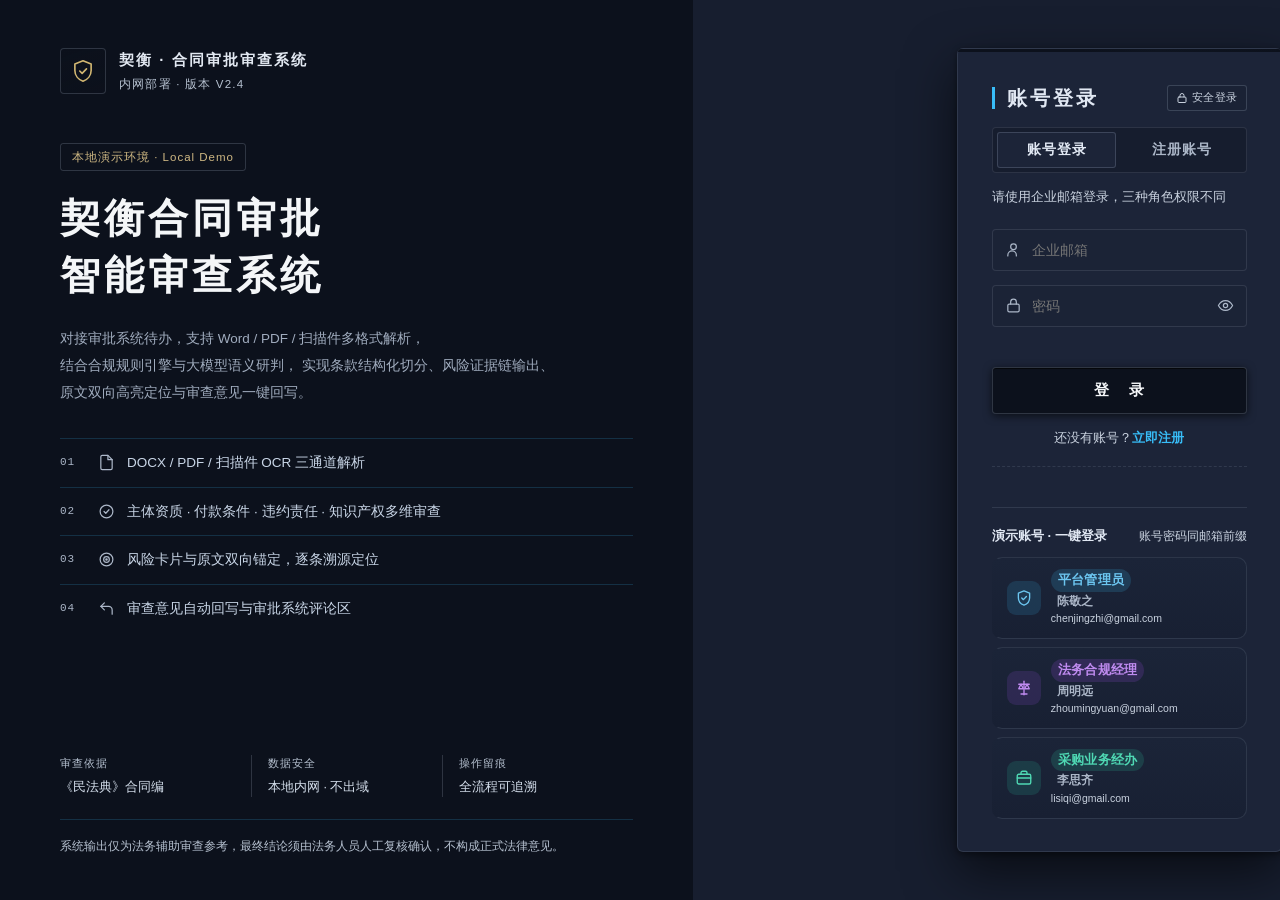
<file: static/login.html>
<!DOCTYPE html>
<html lang="zh-CN">
<head>
  <meta charset="UTF-8" />
  <meta name="viewport" content="width=device-width, initial-scale=1.0" />
  <title>登录 · 契衡合同审批审查系统</title>
  <link rel="stylesheet" href="/static/style.css" />
  <link rel="icon" href="/static/favicon.svg" type="image/svg+xml" />
</head>
<body class="login-body">
  <div class="login-wrap">
    <!-- ============ 左侧：机构品牌区 ============ -->
    <aside class="login-brand">
      <!-- 机构抬头：徽记 + 平台名 + 部署标识 -->
      <header class="brand-head">
        <span class="brand-crest">
          <svg width="26" height="26" viewBox="0 0 24 24" fill="none" stroke="currentColor" stroke-width="1.5" stroke-linecap="round" stroke-linejoin="round">
            <path d="M12 2.5 4.5 5.5v6c0 4.4 3.1 8.4 7.5 9.9 4.4-1.5 7.5-5.5 7.5-9.9v-6L12 2.5Z"/>
            <path d="m9 12 2.2 2.2L15.2 10"/>
          </svg>
        </span>
        <div class="brand-head-txt">
          <div class="brand-org">契衡 · 合同审批审查系统</div>
          <div class="brand-meta">内网部署 · 版本 V2.4</div>
        </div>
      </header>

      <div class="brand-rule"></div>

      <span class="pill">本地演示环境 · Local Demo</span>
      <h1 class="login-title">契衡合同审批<br />智能审查系统</h1>
      <p class="login-desc">
        对接审批系统待办，支持 Word / PDF / 扫描件多格式解析，结合合规规则引擎与大模型语义研判，
        实现条款结构化切分、风险证据链输出、原文双向高亮定位与审查意见一键回写。
      </p>

      <ul class="login-feats">
        <li>
          <span class="feat-no">01</span>
          <span class="feat-ico">
            <svg width="17" height="17" viewBox="0 0 24 24" fill="none" stroke="currentColor" stroke-width="1.7" stroke-linecap="round" stroke-linejoin="round"><path d="M14 2H6a2 2 0 0 0-2 2v16a2 2 0 0 0 2 2h12a2 2 0 0 0 2-2V8z"/><path d="M14 2v6h6"/></svg>
          </span>
          <span class="feat-txt">DOCX / PDF / 扫描件 OCR 三通道解析</span>
        </li>
        <li>
          <span class="feat-no">02</span>
          <span class="feat-ico">
            <svg width="17" height="17" viewBox="0 0 24 24" fill="none" stroke="currentColor" stroke-width="1.7" stroke-linecap="round" stroke-linejoin="round"><circle cx="12" cy="12" r="9"/><path d="m8.5 12 2.5 2.5 4.5-5"/></svg>
          </span>
          <span class="feat-txt">主体资质 · 付款条件 · 违约责任 · 知识产权多维审查</span>
        </li>
        <li>
          <span class="feat-no">03</span>
          <span class="feat-ico">
            <svg width="17" height="17" viewBox="0 0 24 24" fill="none" stroke="currentColor" stroke-width="1.7" stroke-linecap="round" stroke-linejoin="round"><circle cx="12" cy="12" r="9"/><circle cx="12" cy="12" r="4"/><circle cx="12" cy="12" r="1"/></svg>
          </span>
          <span class="feat-txt">风险卡片与原文双向锚定，逐条溯源定位</span>
        </li>
        <li>
          <span class="feat-no">04</span>
          <span class="feat-ico">
            <svg width="17" height="17" viewBox="0 0 24 24" fill="none" stroke="currentColor" stroke-width="1.7" stroke-linecap="round" stroke-linejoin="round"><path d="M9 14 4 9l5-5"/><path d="M4 9h11a5 5 0 0 1 5 5v6"/></svg>
          </span>
          <span class="feat-txt">审查意见自动回写与审批系统评论区</span>
        </li>
      </ul>

      <!-- 底部：合规与安全标识条 + 免责声明 -->
      <div class="brand-foot">
        <div class="brand-marks">
          <div class="mark">
            <span class="mark-k">审查依据</span>
            <span class="mark-v">《民法典》合同编</span>
          </div>
          <div class="mark">
            <span class="mark-k">数据安全</span>
            <span class="mark-v">本地内网 · 不出域</span>
          </div>
          <div class="mark">
            <span class="mark-k">操作留痕</span>
            <span class="mark-v">全流程可追溯</span>
          </div>
        </div>
        <div class="login-footnote">
          系统输出仅为法务辅助审查参考，最终结论须由法务人员人工复核确认，不构成正式法律意见。
        </div>
      </div>
    </aside>

    <!-- ============ 右侧：登录 / 注册卡 ============ -->
    <main class="login-panel">
      <form class="login-card" id="authForm" autocomplete="off">
        <div class="card-head">
          <h2 class="login-card-title" id="cardTitle">账号登录</h2>
          <span class="secure-badge">
            <svg width="12" height="12" viewBox="0 0 24 24" fill="none" stroke="currentColor" stroke-width="2" stroke-linecap="round" stroke-linejoin="round"><rect x="4" y="10" width="16" height="11" rx="2"/><path d="M8 10V7a4 4 0 0 1 8 0v3"/></svg>
            安全登录
          </span>
        </div>

        <!-- 登录 / 注册 切换标签 -->
        <div class="login-tabs" id="loginTabs">
          <button type="button" class="ltab active" data-view="login">账号登录</button>
          <button type="button" class="ltab" data-view="register">注册账号</button>
        </div>

        <!-- 登录视图 -->
        <div class="login-view" id="loginView">
          <p class="login-card-sub">请使用企业邮箱登录，三种角色权限不同</p>
          <div class="login-field">
            <span class="f-ico">
              <svg width="17" height="17" viewBox="0 0 24 24" fill="none" stroke="currentColor" stroke-width="1.7" stroke-linecap="round" stroke-linejoin="round"><circle cx="12" cy="8" r="4"/><path d="M4 21v-1a6 6 0 0 1 12 0v1"/></svg>
            </span>
            <input id="account" type="email" spellcheck="false" placeholder="企业邮箱" />
          </div>
          <div class="login-field">
            <span class="f-ico">
              <svg width="17" height="17" viewBox="0 0 24 24" fill="none" stroke="currentColor" stroke-width="1.7" stroke-linecap="round" stroke-linejoin="round"><rect x="4" y="10" width="16" height="11" rx="2"/><path d="M8 10V7a4 4 0 0 1 8 0v3"/></svg>
            </span>
            <input id="password" type="password" placeholder="密码" />
            <span class="f-eye" id="togglePwd" title="显示 / 隐藏密码">
              <svg width="17" height="17" viewBox="0 0 24 24" fill="none" stroke="currentColor" stroke-width="1.7" stroke-linecap="round" stroke-linejoin="round"><path d="M2 12s3.6-7 10-7 10 7 10 7-3.6 7-10 7-10-7-10-7z"/><circle cx="12" cy="12" r="3"/></svg>
            </span>
          </div>
          <div class="login-error" id="loginError"></div>
          <button type="submit" class="login-btn" id="loginBtn">登 录</button>
          <p class="login-switch">还没有账号？<a href="#" id="toRegister">立即注册</a></p>

          <!-- 演示账号快捷登录（三角色一键登录） -->
          <div class="demo-accounts" id="demoAccounts">
            <div class="demo-head">
              <span class="demo-label">演示账号 · 一键登录</span>
              <span class="demo-tip">账号密码同邮箱前缀</span>
            </div>
            <div class="demo-grid">
              <button type="button" class="demo-card r-admin" data-account="chenjingzhi@gmail.com" data-password="chenjingzhi">
                <span class="demo-ico">
                  <svg width="18" height="18" viewBox="0 0 24 24" fill="none" stroke="currentColor" stroke-width="1.8" stroke-linecap="round" stroke-linejoin="round"><path d="M12 2.5 4.5 5.5v6c0 4.4 3.1 8.4 7.5 9.9 4.4-1.5 7.5-5.5 7.5-9.9v-6Z"/><path d="m9 12 2.2 2.2L15.2 10"/></svg>
                </span>
                <span class="demo-main">
                  <span class="demo-role">平台管理员</span>
                  <span class="demo-name">陈敬之</span>
                  <span class="demo-mail">chenjingzhi@gmail.com</span>
                </span>
              </button>
              <button type="button" class="demo-card r-legal" data-account="zhoumingyuan@gmail.com" data-password="zhoumingyuan">
                <span class="demo-ico">
                  <svg width="18" height="18" viewBox="0 0 24 24" fill="none" stroke="currentColor" stroke-width="1.8" stroke-linecap="round" stroke-linejoin="round"><path d="M12 3v18"/><path d="M5 7h14"/><path d="M8 7 5 13h6L8 7Z"/><path d="M16 7l-3 6h6l-3-6Z"/><path d="M8 20h8"/></svg>
                </span>
                <span class="demo-main">
                  <span class="demo-role">法务合规经理</span>
                  <span class="demo-name">周明远</span>
                  <span class="demo-mail">zhoumingyuan@gmail.com</span>
                </span>
              </button>
              <button type="button" class="demo-card r-biz" data-account="lisiqi@gmail.com" data-password="lisiqi">
                <span class="demo-ico">
                  <svg width="18" height="18" viewBox="0 0 24 24" fill="none" stroke="currentColor" stroke-width="1.8" stroke-linecap="round" stroke-linejoin="round"><rect x="3" y="7" width="18" height="13" rx="2"/><path d="M8 7V5a2 2 0 0 1 2-2h4a2 2 0 0 1 2 2v2"/><path d="M3 12h18"/></svg>
                </span>
                <span class="demo-main">
                  <span class="demo-role">采购业务经办</span>
                  <span class="demo-name">李思齐</span>
                  <span class="demo-mail">lisiqi@gmail.com</span>
                </span>
              </button>
            </div>
          </div>
        </div>

        <!-- 注册视图 -->
        <div class="login-view hidden" id="registerView">
          <p class="login-card-sub">注册新账号，请选择角色</p>
          <div class="login-field">
            <span class="f-ico">
              <svg width="17" height="17" viewBox="0 0 24 24" fill="none" stroke="currentColor" stroke-width="1.7" stroke-linecap="round" stroke-linejoin="round"><circle cx="12" cy="8" r="4"/><path d="M4 21v-1a6 6 0 0 1 12 0v1"/></svg>
            </span>
            <input id="regAccount" type="email" spellcheck="false" placeholder="企业邮箱" />
          </div>
          <div class="login-field">
            <span class="f-ico">
              <svg width="17" height="17" viewBox="0 0 24 24" fill="none" stroke="currentColor" stroke-width="1.7" stroke-linecap="round" stroke-linejoin="round"><path d="M20 21v-2a4 4 0 0 0-4-4H8a4 4 0 0 0-4 4v2"/><circle cx="12" cy="7" r="4"/></svg>
            </span>
            <input id="regName" type="text" spellcheck="false" placeholder="姓名" />
          </div>
          <div class="login-field">
            <span class="f-ico">
              <svg width="17" height="17" viewBox="0 0 24 24" fill="none" stroke="currentColor" stroke-width="1.7" stroke-linecap="round" stroke-linejoin="round"><path d="M12 2l8 4v6c0 5-3.5 8-8 10-4.5-2-8-5-8-10V6l8-4z"/><path d="m9 12 2 2 4-4"/></svg>
            </span>
            <select id="regRole" class="reg-select">
              <option value="biz" selected>采购业务经办</option>
              <option value="legal">法务合规经理</option>
              <option value="admin">平台管理员</option>
            </select>
          </div>
          <div class="login-field">
            <span class="f-ico">
              <svg width="17" height="17" viewBox="0 0 24 24" fill="none" stroke="currentColor" stroke-width="1.7" stroke-linecap="round" stroke-linejoin="round"><rect x="4" y="10" width="16" height="11" rx="2"/><path d="M8 10V7a4 4 0 0 1 8 0v3"/></svg>
            </span>
            <input id="regPassword" type="password" placeholder="密码（至少 6 位）" />
            <span class="f-eye" id="toggleRegPwd" title="显示 / 隐藏密码">
              <svg width="17" height="17" viewBox="0 0 24 24" fill="none" stroke="currentColor" stroke-width="1.7" stroke-linecap="round" stroke-linejoin="round"><path d="M2 12s3.6-7 10-7 10 7 10 7-3.6 7-10 7-10-7-10-7z"/><circle cx="12" cy="12" r="3"/></svg>
            </span>
          </div>
          <div class="login-field">
            <span class="f-ico">
              <svg width="17" height="17" viewBox="0 0 24 24" fill="none" stroke="currentColor" stroke-width="1.7" stroke-linecap="round" stroke-linejoin="round"><rect x="4" y="10" width="16" height="11" rx="2"/><path d="M8 10V7a4 4 0 0 1 8 0v3"/></svg>
            </span>
            <input id="regConfirm" type="password" placeholder="确认密码" />
          </div>
          <div class="login-error" id="regError"></div>
          <button type="submit" class="login-btn" id="regBtn">注 册</button>
          <p class="login-switch">已有账号？<a href="#" id="toLogin">返回登录</a></p>
        </div>
      </form>
    </main>
  </div>

  <script src="/static/login.js"></script>
</body>
</html>
</file>
<file: static/style.css>
/* 契衡 · 合同审批审查系统 - 商务专业风样式 */
:root {
  --bg: #181f31;
  --card: #1c2438;
  --line: rgba(200,214,235,0.113);
  --text: #e1e8f3;
  --muted: #c9d2df;
  --primary: #38bdf8;        /* 青蓝主霓虹（原深蓝主色） */
  --primary-2: #38bdf8;      /* 青蓝渐变副色 */
  --primary-soft: #182032;   /* 主色浅底 */
  --accent: #a855f7;         /* 紫霓虹点缀（原金棕） */
  --high: #ff5c5c;
  --high-bg: rgba(255,92,92,0.130);
  --medium: #f5a524;
  --medium-bg: rgba(245,165,36,0.130);
  --low: #2dd4a7;
  --low-bg: rgba(45,212,167,0.130);
  /* 合规规则与模板页专用色板（Element 风格）：与顶层青蓝+紫霓虹的主视觉刻意区分，
     因为该页是"配置台"而非"审批台"，需要更中性的表单视觉。变量放全局是为了
     让规则页之外的「新增示范条款」弹窗也能复用同一套取值。 */
  --el-blue: #38bdf8;
  --el-blue-bg: #192033;
  --el-blue-line: rgba(56,189,248,0.167);
  --el-text: #dfe7f1;
  --el-text-2: #d1d9e6;
  --el-text-3: #b7c1d0;
  --el-text-4: #bcc1ca;
  --el-line: rgba(200,214,235,0.103);
  --el-line-2: rgba(200,214,235,0.122);
  --el-head: #1a2134;
  --el-high: #ff5c5c;
  --el-high-bg: rgba(255,92,92,0.130);
  --el-med: #f5a524;
  --el-med-bg: rgba(245,165,36,0.130);
  --el-low: #2dd4a7;
  --el-low-bg: rgba(45,212,167,0.130);
  --radius: 10px;
  /* 精致化：卡片阴影从单层改为更柔的多层浮起，卡片像"轻浮"在台面上而非扁平贴附 */
  --shadow: 0 1px 2px rgba(0,0,0,0.350), 0 4px 14px rgba(0,0,0,0.470), 0 10px 30px rgba(0,0,0,0.350);
  --shadow-sm: 0 1px 2px rgba(0,0,0,0.350);
}

* { box-sizing: border-box; }
html, body { height: 100%; }
body {
  margin: 0;
  font-family: -apple-system, BlinkMacSystemFont, "PingFang SC", "Microsoft YaHei", "Segoe UI", sans-serif;
  /* 精致化：把纯平浅灰底换成极克制的竖向渐变，增加纵深而不喧宾夺主；
     顶部最浅、向下微微收沉，让白色卡片像"浮"在台面上。 */
  background: linear-gradient(180deg, #1a2235 0%, #181f31 320px, #171e2f 100%);
  color: var(--text);
  font-size: 14px;
  line-height: 1.6;
  -webkit-font-smoothing: antialiased;
  /* 中文排版：禁止在汉字之间随意断行。
     缺省情况下 CJK 可以在任意字之间换行，容器一窄就会把「审查大盘」压成四行竖排单字——
     这是手机上最常见的"文字被压"现象。keep-all 让中文只在标点/空格处断，
     再用 overflow-wrap 兜住超长英文串与 URL，避免反向撑破容器。
     显式声明深色配色，让浏览器原生控件（滚动条、下拉、输入框）匹配这套暗黑风，
     避免出现"亮色控件浮在暗色页面"的割裂感。 */
  word-break: keep-all;
  overflow-wrap: break-word;
  color-scheme: dark;
}

/* ---------------- 侧边企业导航 ---------------- */
/* 布局改版：顶栏 → 左侧固定侧栏（用户要求）。深蓝纵贯全高 + 右沿金色压线，
   与登录卡/弹窗的金色语言一致；导航竖排后，"当前页"标记由金下划线改为金左条。 */
.sidebar {
  position: fixed; left: 0; top: 0; bottom: 0; z-index: 100;
  width: 224px; padding: 20px 14px 16px;
  display: flex; flex-direction: column; gap: 18px;
  background: linear-gradient(180deg, var(--primary) 0%, #0c111c 100%);
  color: #f4f6f8;
  /* 右沿金色压线：与登录卡/弹窗压线同一套金色语言，纵贯全高 */
  border-right: 3px solid var(--accent);
  box-shadow: 2px 0 14px rgba(0,0,0,0.600);
  overflow-y: auto;
}
.brand {
  display: flex; align-items: center; gap: 10px;
  font-weight: 700; font-size: 15.5px; letter-spacing: .5px; line-height: 1.45;
  padding: 0 6px;
}
.brand .logo {
  width: 30px; height: 30px; border-radius: 8px; flex: none;
  /* 金调替代纯白底：与登录页徽记的金环统一视觉语言 */
  background: rgba(12,17,28,0.180);
  border: 1px solid rgba(200,214,235,0.183);
  display: inline-flex; align-items: center; justify-content: center;
  font-size: 16px;
}
/* 品牌双行：上行产品名「契衡」加粗，下行功能副标题收敛，
   与登录页机构抬头（品牌名 + 部署标识）形成同一套层级语言 */
.brand-text { display: flex; flex-direction: column; line-height: 1.25; }
.brand-name { font-size: 15.5px; font-weight: 700; letter-spacing: 1.5px; }
.brand-sub {
  font-size: 10.5px; font-weight: 500; letter-spacing: 1px;
  color: rgba(244,246,248,0.550); margin-top: 2px;
}
/* 导航竖排：一项一行、占满栏宽，移动端折回横排 */
.nav { display: flex; flex-direction: column; gap: 4px; }
.nav a {
  position: relative; display: block;
  color: rgba(244,246,248,0.780); text-decoration: none;
  font-size: 14px; padding: 11px 14px; border-radius: 8px;
  transition: background .15s, color .15s;
}
.nav a:hover { color: #f4f6f8; background: rgba(28,36,56,0.100); }
.nav a.active { color: #f4f6f8; background: rgba(28,36,56,0.160); font-weight: 600; }
/* 激活态金色左条：竖排导航的"当前所在页"标记（原顶栏是金下划线） */
.nav a.active::before {
  content: ""; position: absolute; left: 0; top: 9px; bottom: 9px;
  width: 3px; border-radius: 0 3px 3px 0; background: var(--accent);
}

/* 内容区让开侧栏宽度；max-width 保留原有 1320 的阅读测宽 */
main { margin: 0 auto 0 224px; padding: 24px 30px 44px; max-width: 1320px; }
.view.hidden { display: none; }

/* ---------------- 通用卡片 ---------------- */
.card {
  background: var(--card); border: 1px solid var(--line);
  border-radius: var(--radius); padding: 18px; margin-bottom: 18px;
  box-shadow: var(--shadow);
}
.card h3 {
  margin: 0 0 14px; font-size: 15px; font-weight: 600;
  /* 精致化：卡片标题左条由深蓝收为金，与顶栏/弹窗/导出页标题骨架统一为金语言 */
  padding-left: 11px; border-left: 3px solid var(--accent);
}

/* ---------------- 工具栏 ---------------- */
/* 布局调整：筛选条收进一张白卡，与规则页筛选条、卡片同款表面，
   主操作（页头）与筛选（本行）分层清晰，不再让下拉孤零零浮在页面上 */
.toolbar {
  display: flex; gap: 12px; margin-bottom: 16px; align-items: center; flex-wrap: wrap;
  background: var(--card); border: 1px solid var(--line);
  border-radius: var(--radius); padding: 12px 14px; box-shadow: var(--shadow);
}

/* 统计概览卡（大盘顶部） */
/* 统计卡：4 列网格；间距由 14 微调到 16，留白更从容（与下方卡片节奏一致） */
.stat-cards { display: grid; grid-template-columns: repeat(4, 1fr); gap: 16px; margin-bottom: 18px; }
/* 统计卡：在白卡基础上加一圈克制金描边，与顶栏/登录卡的金色语言一致；
   左侧仍保留状态色脊线（蓝/赭/红/绿），金框与色脊互不抢戏。 */
/* 卡片入场：极轻的淡入上移，仅初次渲染触发（不挂规则网格，避免筛选/搜索时逐键闪烁） */
@keyframes cardFadeIn {
  from { opacity: 0; transform: translateY(6px); }
  to   { opacity: 1; transform: none; }
}
.stat-card { display: flex; align-items: center; gap: 14px; background: var(--card); border: 1px solid rgba(200,214,235,0.183); border-left: 4px solid var(--primary); border-radius: var(--radius); padding: 16px 18px; box-shadow: var(--shadow); transition: transform .15s ease, box-shadow .15s ease; animation: cardFadeIn .25s ease-out both; }
.stat-card:hover { transform: translateY(-2px); box-shadow: 0 6px 22px rgba(0,0,0,0.600); }
.stat-card.amber { border-left-color: var(--medium); }
.stat-card.red { border-left-color: var(--high); }
.stat-card.green { border-left-color: var(--low); }
.stat-ico { flex: 0 0 auto; width: 46px; height: 46px; display: flex; align-items: center; justify-content: center; font-size: 24px; background: var(--primary-soft); border-radius: 12px; }
.stat-card.amber .stat-ico { background: var(--medium-bg); }
.stat-card.red .stat-ico { background: var(--high-bg); }
.stat-card.green .stat-ico { background: var(--low-bg); }
.stat-meta { min-width: 0; }
.stat-val { font-size: 26px; font-weight: 700; color: var(--text); line-height: 1.1; font-variant-numeric: tabular-nums; }
.stat-label { font-size: 13px; color: var(--muted); margin-top: 3px; }
/* 通用按钮：相对定位 + 裁切，承载金色涟漪 */
.btn {
  position: relative; overflow: hidden;
  border: 1px solid var(--line); background: #1c2438; color: var(--text);
  padding: 9px 18px; border-radius: 8px; cursor: pointer; font-size: 14px;
  font-weight: 500; transition: all .15s; box-shadow: var(--shadow-sm);
}
/* 按压反馈：轻微回缩 + 金色涟漪（纯 CSS，不依赖点击坐标，安全不会干扰既有 onclick） */
.btn:active, .login-btn:active { transform: scale(.97); }
.btn::after, .login-btn::after {
  content: ""; position: absolute; left: 50%; top: 50%;
  width: 10px; height: 10px; border-radius: 50%;
  background: rgba(12,17,28,0.400); opacity: 0; pointer-events: none;
  transform: translate(-50%, -50%) scale(0);
}
.btn:active::after, .login-btn:active::after { animation: btnRipple .45s ease-out; }
@keyframes btnRipple {
  0%   { transform: translate(-50%, -50%) scale(0); opacity: .5; }
  100% { transform: translate(-50%, -50%) scale(16); opacity: 0; }
}
.btn:hover { border-color: var(--primary); color: var(--primary); }
.btn.primary {
  background: linear-gradient(90deg, var(--primary) 0%, var(--primary-2) 100%);
  color: #f4f6f8; border-color: transparent;
  box-shadow: 0 2px 8px rgba(0,0,0,0.600);
}
/* 主按钮悬停：青蓝主按钮叠一层更深的浮起阴影 + 轻微上浮，强化「可点」的科技质感 */
.btn.primary:hover { opacity: .96; color: #f4f6f8; transform: translateY(-1px); box-shadow: 0 4px 16px rgba(0,0,0,0.600); }
.select, .note {
  border: 1px solid var(--line); border-radius: 8px; padding: 9px 12px;
  font-size: 14px; background: #1c2438; color: var(--text);
}
.select:focus, .note:focus { outline: none; border-color: var(--primary); box-shadow: 0 0 0 3px var(--primary-soft); }

/* ---------------- 表格 ---------------- */
.table-card { padding: 0; overflow: hidden; }
.task-table { width: 100%; border-collapse: collapse; font-size: 14px; }
.task-table th, .task-table td {
  padding: 13px 16px; text-align: left; border-bottom: 1px solid var(--line);
}
.task-table th {
  background: #192134; color: var(--muted); font-weight: 600; font-size: 13px;
  letter-spacing: .3px;
  /* 精致化：表头下沿压一条克制的金线，与行 hover 金边、全站金标题骨架呼应 */
  border-bottom: 2px solid rgba(200,214,235,0.183);
}
.task-table tbody tr { transition: background .12s; }
/* 表格行 hover：保留浅底，并在首列内侧压一条金边（tr 直接画 box-shadow 部分浏览器不渲染，
   故落在首个 td 上，可靠且不影响布局） */
.task-table tbody tr:hover { background: #1a2235; }
.task-table tbody tr:hover td:first-child { box-shadow: inset 3px 0 0 var(--accent); }
.task-table tbody tr:last-child td { border-bottom: none; }
.empty { padding: 36px; text-align: center; color: var(--muted); font-size: 14px; }

/* ---------------- 状态/风险标签 ---------------- */
.tag {
  display: inline-block; padding: 2px 11px; border-radius: 20px;
  font-size: 12px; font-weight: 600; white-space: nowrap;
}
.tag.completed { background: var(--low-bg); color: var(--low); }
.tag.blocked { background: var(--high-bg); color: var(--high); }
.tag.rejected { background: #192032; color: #c7d0dd; }
.tag.checking { background: #181f31; color: #d0d9e5; }
.tag.pending, .tag.parsing, .tag.reviewing { background: #181f31; color: #d0d9e5; }
.lv-high { background: var(--high-bg); color: var(--high); }
.lv-medium { background: var(--medium-bg); color: var(--medium); }
.lv-low { background: var(--low-bg); color: var(--low); }
.link { color: var(--primary); cursor: pointer; font-weight: 500; }
.link:hover { text-decoration: underline; }

/* ---------------- 双栏工作台 ---------------- */
.workbench { display: flex; gap: 18px; align-items: flex-start; }
.pane {
  background: var(--card); border: 1px solid var(--line);
  border-radius: var(--radius); padding: 16px; box-shadow: var(--shadow);
}
.left-pane { flex: 1.15; min-height: 60vh; }
.right-pane { flex: 1; min-height: 60vh; max-height: 82vh; overflow-y: auto; }
.pane-title {
  font-weight: 600; font-size: 13.5px; margin-bottom: 12px; color: var(--text);
  padding-bottom: 9px; border-bottom: 1px solid var(--line);
  display: flex; align-items: center; gap: 7px;
}
.pane-title::before {
  content: ""; width: 4px; height: 13px; border-radius: 2px;
  /* 精致化：工作台面板标题左条由深蓝渐变收为金渐变（底部略深增强立体感），
     与卡片标题金左条、导出页金标题骨架统一 */
  background: linear-gradient(180deg, var(--accent), #0c111c);
}
.contract-view {
  white-space: pre-wrap; line-height: 1.95; font-size: 14px; max-height: 74vh;
  overflow-y: auto; border: 1px solid var(--line); border-radius: 8px;
  padding: 16px; background: #1b2337;
}
mark.risk-high { background: var(--high-bg); color: var(--high); padding: 0 2px; border-radius: 3px; cursor: pointer; box-shadow: inset 0 -2px 0 rgba(0,0,0,0.600); }
mark.risk-medium { background: var(--medium-bg); color: var(--medium); padding: 0 2px; border-radius: 3px; cursor: pointer; box-shadow: inset 0 -2px 0 rgba(0,0,0,0.600); }
mark.risk-low { background: var(--low-bg); color: var(--low); padding: 0 2px; border-radius: 3px; cursor: pointer; box-shadow: inset 0 -2px 0 rgba(0,0,0,0.600); }
mark.flash { outline: 2px solid var(--primary); }
mark:hover { filter: brightness(.97); }

.risk-summary {
  background: var(--primary-soft); border: 1px solid rgba(200,214,235,0.119); border-radius: 8px;
  padding: 12px 14px; font-size: 13px; margin-bottom: 14px; color: #dce3ee;
}
/* 布局优化：风险卡间距 11→13，与规则网格节奏统一，右栏更透气 */
.risk-cards { display: flex; flex-direction: column; gap: 13px; }
.rcard {
  border: 1px solid var(--line); border-left-width: 4px; border-radius: 8px;
  /* 布局优化：内边距 11/13 → 12/14，单卡内容更舒展 */
  padding: 12px 14px; cursor: pointer; background: #1c2438;
  transition: box-shadow .15s, transform .1s; box-shadow: var(--shadow-sm);
  animation: cardFadeIn .22s ease-out both;
}
/* hover 顶边亮金：与规则卡片同一套处理（inset 金线不挤布局），金顶 + 左侧风险色脊呼应 */
.rcard:hover { box-shadow: inset 0 2px 0 var(--accent), var(--shadow); }
.rcard.high { border-left-color: var(--high); }
.rcard.medium { border-left-color: var(--medium); }
.rcard.low { border-left-color: var(--low); }
.rcard.active { box-shadow: 0 0 0 2px rgba(0,0,0,0.600); }
.rcard .rc-head { display: flex; justify-content: space-between; align-items: center; font-weight: 600; font-size: 13px; margin-bottom: 5px; gap: 8px; }
/* pre-line：拍照识别来源的告警末尾会附一段"识别来源提示"，靠空行分段，需保留换行 */
.rcard .rc-reason { font-size: 12.5px; color: #d7dfeb; white-space: pre-line; }
.rcard .rc-law { font-size: 12px; color: var(--muted); margin-top: 5px; }
/* 建议区染金：把蓝调描边/底改克制金，与全站金色语言统一（原来是蓝灰描边） */
.rcard .rc-rec {
  font-size: 12.5px; margin-top: 7px; background: rgba(12,17,28,0.060);
  border-radius: 6px; padding: 7px 9px; white-space: pre-wrap; color: #dce3ee;
  border: 1px solid rgba(200,214,235,0.183);
}
.rcard .rc-copy { float: right; font-size: 12px; color: var(--primary); cursor: pointer; font-weight: 600; }
.rcard .rc-copy:hover { text-decoration: underline; }

.note { width: 100%; min-height: 64px; resize: vertical; margin-top: 10px; }
.wb-actions { display: flex; gap: 10px; margin-top: 12px; flex-wrap: wrap; }
.wb-status { font-size: 13px; margin-top: 10px; color: var(--low); font-weight: 500; }
.wb-back { margin-bottom: 12px; font-size: 13px; }
.wb-back a { color: var(--primary); text-decoration: none; font-weight: 500; }
.wb-back a:hover { text-decoration: underline; }

/* ---------------- 合规规则与模板页（规则台账版式） ---------------- */
/* 版式：顶部筛选条 + 卡片网格。
   与"左分面 + 右表格"的通用后台版式拉开区分 —— 规则是"一条一款"的独立审查对象，
   用卡片承载才能把 编号 / 风险等级 / 启用开关 / 元信息 分出层次；
   而横向铺开的筛选条把省下的 200px 侧栏宽度还给了规则本身。 */
/* 局部换掉 Element 标准色板：亮蓝 #409eff 加那套高饱和风险色，是"通用组件库"最强的视觉指纹。
   这里改用与顶栏一致的深蓝，风险三色换成与「审查大盘」同一组色值。
   只声明在 #rules 作用域内 —— 拍照弹窗等模块仍在用同一批变量名，不受影响。 */
#rules {
  --el-blue: #38bdf8;
  --el-blue-bg: #182032;
  --el-blue-line: rgba(200,214,235,0.140);
  --el-high: #ff5c5c;  --el-high-bg: rgba(255,92,92,0.130);
  --el-med: #f5a524;   --el-med-bg: rgba(245,165,36,0.130);
  --el-low: #2dd4a7;   --el-low-bg: rgba(45,212,167,0.130);
}

.rl-head { display: flex; justify-content: space-between; align-items: flex-start; gap: 18px; margin-bottom: 15px; }
.rl-head-text { min-width: 0; }
.rl-title { margin: 0 0 7px; font-size: 19px; font-weight: 600; color: var(--el-text); letter-spacing: .2px; }
.rl-sub { margin: 0; font-size: 12.5px; color: var(--el-text-3); line-height: 1.7; max-width: 780px; }
.rl-head-btns { display: flex; gap: 10px; flex-shrink: 0; }
.rl-ghost-btn {
  background: #1c2438; color: var(--el-text-2);
  border: 1px solid var(--el-line-2); border-radius: 4px;
  padding: 8px 15px; font-size: 13px;
}
.rl-ghost-btn:hover { color: var(--el-blue); border-color: var(--el-blue-line); background: var(--el-blue-bg); }

/* 三个标签页 */
.rl-tabs { display: flex; gap: 26px; border-bottom: 1px solid var(--el-line); margin-bottom: 15px; padding: 0 4px; }
.rl-tab {
  position: relative; background: none; border: none; cursor: pointer;
  padding: 0 2px 11px; font-family: inherit; font-size: 14px;
  color: var(--el-text-2); display: flex; align-items: center;
}
.rl-tab:hover { color: var(--el-blue); }
.rl-tab.active { color: var(--el-blue); font-weight: 600; }
.rl-tab.active::after {
  content: ""; position: absolute; left: 0; right: 0; bottom: -1px;
  height: 2px; border-radius: 2px; background: var(--el-blue);
}
.rl-tab-n {
  display: inline-block; margin-left: 5px; padding: 0 6px;
  font-size: 11px; line-height: 17px; border-radius: 9px;
  background: #182032; color: var(--el-text-3); font-weight: 500;
}
.rl-tab.active .rl-tab-n { background: var(--el-blue-bg); color: var(--el-blue); }

/* ---- 顶部筛选工具条 ---- */
/* 不做 sticky 吸顶：顶栏已占 58px，筛选条自身约 110px，再吸顶就把大半屏压没了；
   而本页最多 13 张卡片，滚动范围有限，"改条件要回顶部"的代价远小于常驻占位。 */
.rl-filterbar {
  background: #18202f; border: 1px solid var(--el-line); border-radius: 10px;
  padding: 12px 14px; margin-bottom: 14px;
  box-shadow: 0 1px 3px rgba(0,0,0,0.350);
}
.rl-fb-top { display: flex; align-items: center; gap: 10px; flex-wrap: wrap; margin-bottom: 9px; }

/* 搜索框（带前置图标） */
.rl-search-wrap { position: relative; flex: 0 0 252px; min-width: 180px; }
.rl-search-icon {
  position: absolute; left: 10px; top: 50%; transform: translateY(-50%);
  font-size: 11px; opacity: .5; pointer-events: none;
}
.rl-search {
  width: 100%; height: 32px; padding: 0 10px 0 30px; box-sizing: border-box;
  border: 1px solid rgba(200,214,235,0.180); border-radius: 6px;
  font-family: inherit; font-size: 12.5px; color: var(--el-text);
  background: #222d47; outline: none;
}
.rl-search:focus { border-color: var(--el-blue); background: #253250; box-shadow: 0 0 0 3px var(--el-blue-bg); }
.rl-search::placeholder { color: var(--el-text-4); }

/* 风险分级速筛胶囊：把"有几条高风险"这类最常问的问题变成一次点击 */
.rl-lv-chips { display: flex; gap: 6px; flex-wrap: wrap; }
.rl-lv-chips.hidden { display: none; }
.rl-lv-chip {
  display: inline-flex; align-items: center; gap: 5px;
  padding: 5px 10px; border-radius: 999px; cursor: pointer;
  border: 1px solid rgba(200,214,235,0.180); background: #253250;
  font-family: inherit; font-size: 12px; color: var(--el-text-2);
}
.rl-lv-chip:hover { border-color: rgba(200,214,235,0.300); background: #2a3857; }
.rl-lv-dot { width: 7px; height: 7px; border-radius: 50%; flex: none; }
.rl-lv-chip.high .rl-lv-dot { background: var(--el-high); }
.rl-lv-chip.medium .rl-lv-dot { background: var(--el-med); }
.rl-lv-chip.low .rl-lv-dot { background: var(--el-low); }
/* 选中用实心色块：浅色背景上的浅底描边几乎看不出选中，实心块才一眼可辨 */
.rl-lv-chip.high.active { background: var(--el-high); border-color: var(--el-high); color: #f4f6f8; }
.rl-lv-chip.medium.active { background: var(--el-med); border-color: var(--el-med); color: #f4f6f8; }
.rl-lv-chip.low.active { background: var(--el-low); border-color: var(--el-low); color: #f4f6f8; }
.rl-lv-chip.active .rl-lv-dot { background: #1c2438; }
.rl-lv-chip.active .rl-fchip-n { background: rgba(28,36,56,0.300); color: #f4f6f8; }

/* 结果统计 + 清空 */
.rl-fb-stat { margin-left: auto; font-size: 12.5px; color: var(--el-text-3); white-space: nowrap; }
.rl-fb-stat b { color: var(--el-text); font-size: 14px; }
.rl-clear-btn {
  padding: 5px 11px; border-radius: 999px; cursor: pointer; white-space: nowrap;
  border: 1px solid rgba(200,214,235,0.180); background: #253250;
  font-family: inherit; font-size: 12px; color: var(--el-text-2);
}
.rl-clear-btn:hover { color: var(--el-high); border-color: var(--el-high); background: rgba(255,92,92,0.100); }
.rl-clear-btn.hidden { display: none; }

/* 两行筛选 chips */
.rl-fb-row { display: flex; gap: 10px; padding: 7px 0; border-top: 1px dashed var(--el-line); align-items: flex-start; }
.rl-fb-label {
  flex: 0 0 74px; padding-top: 5px;
  font-size: 12px; color: var(--el-text-3); letter-spacing: .3px;
}
.rl-chips { display: flex; flex-wrap: wrap; gap: 6px; min-width: 0; flex: 1; }
.rl-fchip {
  display: inline-flex; align-items: center; gap: 5px;
  padding: 4px 10px; border-radius: 999px; cursor: pointer;
  border: 1px solid rgba(200,214,235,0.180); background: #253250;
  font-family: inherit; font-size: 12px; color: var(--el-text-2);
}
.rl-fchip:hover { border-color: rgba(56,189,248,0.600); color: var(--el-blue); background: #2a3857; }
/* 激活态用青蓝主色背景 + 青边框：横向 chips 里"被选中"必须一眼可辨 */
.rl-fchip.active { background: rgba(56,189,248,0.130); border-color: rgba(56,189,248,0.500); color: #38bdf8; font-weight: 500; }
.rl-fchip-n {
  padding: 0 5px; border-radius: 999px; font-size: 11px; line-height: 16px;
  background: var(--el-head); color: var(--el-text-3);
}
.rl-fchip.active .rl-fchip-n { background: rgba(28,36,56,0.350); color: #f4f6f8; }
.rl-fdot { width: 6px; height: 6px; border-radius: 50%; flex: none; }
.rl-fdot.high { background: var(--el-high); }
.rl-fdot.medium { background: var(--el-med); }

/* ---- 主区：卡片网格 ---- */
.rl-grid {
  /* 布局优化：网格间距 12→16，与仪表盘统计卡节奏一致，卡片墙更透气 */
  display: grid; gap: 16px;
  grid-template-columns: repeat(auto-fill, minmax(360px, 1fr));
  align-items: start;
}
.rl-rc {
  position: relative; background: #212b42; cursor: pointer;
  border: 1px solid rgba(200,214,235,0.160); border-radius: 10px;
  /* 布局优化：内边距 13/15/12/17 → 14/16/13/18，卡片内部更从容不局促 */
  padding: 14px 16px 13px 18px;
  /* 左侧风险色条：一屏扫过去先看到等级分布，而不必逐行读"风险分级"列 */
  border-left: 4px solid var(--el-line-2);
  box-shadow: 0 1px 3px rgba(0,0,0,0.300);
  transition: box-shadow .15s, transform .15s;
}
/* hover 时顶边亮金：用 inset 阴影画一条 2px 金线，不挤占布局、不抖动；
   与卡片左侧风险色脊形成「金顶 + 彩脊」的精致呼应。 */
.rl-rc:hover { box-shadow: inset 0 2px 0 var(--accent), 0 5px 16px rgba(0,0,0,0.600); transform: translateY(-1px); }
.rl-rc.open { box-shadow: 0 4px 16px rgba(0,0,0,0.600); }
.rl-rc.lv-high { border-left-color: var(--el-high); }
.rl-rc.lv-medium { border-left-color: var(--el-med); }
.rl-rc.lv-low { border-left-color: var(--el-low); }
.rl-rc.lv-neutral { border-left-color: var(--el-blue-line); }

/* 卡片头：编号 + 风险等级 + 启用开关（开关贴右，与"操作"列语义一致） */
.rl-rc-head { display: flex; align-items: center; gap: 8px; margin-bottom: 7px; }
.rl-rc-id { flex: none; }
.rl-rc-head .rl-switch { margin-left: auto; }
.rl-rc-head .rl-link { flex: none; font-size: 12px; }
.rl-rc-name { margin: 0 0 8px; font-size: 14.5px; font-weight: 600; line-height: 1.5; color: var(--el-text); }
/* 条款摘要：两行封顶，展开后看全文 */
.rl-rc-quote {
  margin: 0 0 9px; font-size: 12.5px; line-height: 1.7; color: var(--el-text-3);
  display: -webkit-box; -webkit-line-clamp: 2; -webkit-box-orient: vertical; overflow: hidden;
}
.rl-rc-meta { display: flex; flex-wrap: wrap; gap: 6px 12px; align-items: center; font-size: 12px; color: var(--el-text-3); }
.rl-rc-kv { display: inline-flex; align-items: center; gap: 4px; min-width: 0; }
.rl-rc-kv em { font-style: normal; color: #a6b2c3; flex: none; }
.rl-rc-foot {
  display: flex; align-items: center; justify-content: space-between; gap: 10px;
  margin-top: 10px; padding-top: 9px; border-top: 1px solid var(--el-line);
}
.rl-rc-toggle { font-size: 12px; color: var(--el-blue); }
.rl-rc-op { font-size: 11.5px; color: var(--el-text-4); }

/* 卡片内的展开详情 */
.rl-rc-detail { margin-top: 10px; padding: 11px 13px; border-radius: 7px; background: var(--el-head); }

/* 通用小件（卡片与筛选条共用） */
.rl-mono {
  font-family: ui-monospace, SFMono-Regular, Menlo, Consolas, monospace;
  font-size: 11.5px; color: var(--el-text-3); letter-spacing: -.2px;
}
.rl-chip {
  display: inline-block; padding: 0 8px; border-radius: 999px; white-space: nowrap;
  font-size: 11.5px; line-height: 19px;
  color: var(--el-blue); background: var(--el-blue-bg); border: 1px solid var(--el-blue-line);
}
.rl-soft { color: var(--el-text-3); }
.rl-faint { color: var(--el-text-4); }
.rl-on { color: var(--el-low); }
.rl-ellipsis { max-width: 330px; overflow: hidden; text-overflow: ellipsis; white-space: nowrap; }
.rl-pill { display: inline-block; padding: 0 8px; border-radius: 999px; font-size: 11.5px; line-height: 19px; white-space: nowrap; }
.rl-pill.high { color: var(--el-high); background: var(--el-high-bg); }
.rl-pill.medium { color: var(--el-med); background: var(--el-med-bg); }
.rl-pill.low { color: var(--el-low); background: var(--el-low-bg); }
.rl-link { color: var(--el-blue); cursor: pointer; }
.rl-link:hover { text-decoration: underline; }

/* 启用开关 */
.rl-switch { position: relative; display: inline-block; width: 34px; height: 18px; vertical-align: middle; cursor: pointer; }
.rl-switch input { position: absolute; opacity: 0; width: 0; height: 0; }
.rl-slider { position: absolute; inset: 0; background: var(--el-line-2); border-radius: 10px; transition: background .2s; }
.rl-slider::before {
  content: ""; position: absolute; left: 2px; top: 2px; width: 14px; height: 14px;
  background: #1c2438; border-radius: 50%; box-shadow: 0 1px 2px rgba(0,0,0,0.600);
  transition: transform .2s;
}
/* 开关开启态改为金调：规则卡片的启用开关与全站金色语言统一（原来是深蓝） */
.rl-switch input:checked + .rl-slider { background: var(--accent); }
.rl-switch input:checked + .rl-slider::before { transform: translateX(16px); }

/* 展开详情内容（外层容器样式见 .rl-rc-detail） */
.rl-detail-row { display: flex; gap: 10px; font-size: 12.5px; line-height: 1.75; color: var(--el-text-2); margin-bottom: 5px; }
.rl-detail-row:last-child { margin-bottom: 0; }
.rl-detail-k { flex-shrink: 0; width: 62px; color: var(--el-text-3); }
.rl-pre { margin: 0; font-family: inherit; white-space: pre-wrap; line-height: 1.8; color: var(--el-text); }
.rl-empty { padding: 38px 20px; text-align: center; color: var(--el-text-3); font-size: 13px; line-height: 1.85; }
/* 首屏未渲染前保持隐藏，避免"没有符合条件的记录"一闪而过 */
.rl-empty.hidden { display: none; }

/* 操作反馈提示 */
.rl-hint.ok { color: var(--el-low); }
.rl-hint.warn { color: var(--el-med); }
.rl-hint.err { color: var(--el-high); }

/* 新增示范条款弹窗（加宽 + 表单控件） */
.modal-wide { max-width: 560px; }
.modal-input, .modal-textarea {
  width: 100%; margin-bottom: 14px; padding: 0 10px; height: 34px;
  border: 1px solid var(--el-line-2); border-radius: 4px;
  font-family: inherit; font-size: 13px; color: var(--el-text);
  background: #1c2438; outline: none; box-sizing: border-box;
}
.modal-input:focus, .modal-textarea:focus { border-color: var(--el-blue); }
.modal-textarea { height: 132px; min-height: 132px; padding: 9px 10px; line-height: 1.7; resize: vertical; }
.modal-input::placeholder, .modal-textarea::placeholder { color: var(--el-text-4); }

@media (max-width: 900px) {
  .workbench { flex-direction: column; }
  .stat-cards { grid-template-columns: repeat(2, 1fr); }
  .rl-head { flex-direction: column; align-items: stretch; }
  /* 窄屏：卡片单列；筛选条改成竖排，chips 允许换行 */
  .rl-grid { grid-template-columns: 1fr; }
  .rl-search-wrap { flex: 1 1 100%; }
  .rl-fb-stat { margin-left: 0; }
  .rl-fb-row { flex-direction: column; gap: 6px; }
  .rl-fb-label { flex: none; padding-top: 0; }
}

/* ============ 失败外发审核页 ============ */
/* 与规则页用同一套商务色（深靛蓝 + 深红/赭黄/墨绿），避免站内出现第二种蓝。
   仍是作用域内覆盖，不动全局变量——拍照弹窗等复用 --el-blue 的地方不受影响。 */
#export {
  --el-blue: #38bdf8;
  --el-blue-bg: #182032;
  --el-blue-line: rgba(200,214,235,0.140);
  --el-high: #ff5c5c;  --el-high-bg: rgba(255,92,92,0.130);
  --el-med: #f5a524;   --el-med-bg: rgba(245,165,36,0.130);
  --el-low: #2dd4a7;   --el-low-bg: rgba(45,212,167,0.130);
}

/* 页标题加克制金压线：失败外发审核是三大导航之一，此前零金色与全站割裂。
   仅点在标题骨架上，不泛滥——inline-block 让金下划线只包住标题文字宽度，
   与顶栏压线、弹窗压线同一套金色语言（--accent 全局变量，本作用域未重定义）。 */
#export .rl-title {
  display: inline-block;
  padding-bottom: 6px;
  border-bottom: 2px solid var(--accent);
}

/* 导出页次级按钮（驳回）hover 收为克制金：与标题金骨架、主按钮金辉呼应。
   用 :not(.primary) 避开主按钮「确认推送」，不覆盖其金辉上浮效果；
   仅作用于 #export 作用域，不影响全站其他次级按钮（仍走深蓝 hover）。 */
#export .btn:not(.primary):hover {
  border-color: var(--accent);
  color: var(--accent);
  box-shadow: 0 2px 8px rgba(0,0,0,0.600);
}

/* ---- 条件配置卡 ---- */
.ex-card {
  background: #1c2438; border: 1px solid var(--el-line);
  border-radius: 10px; margin-bottom: 16px; overflow: hidden;
}
.ex-card-head {
  display: flex; align-items: center; justify-content: space-between; gap: 10px;
  flex-wrap: wrap; padding: 12px 16px; border-bottom: 1px solid var(--el-line);
}
.ex-card-title { display: flex; align-items: center; gap: 7px; font-size: 13.5px; font-weight: 600; color: var(--el-text); }
/* 卡片标题左条改为金调：外发触发条件卡是全页唯一的配置卡标题，
   与分区标题金左条、页标题金压线统一为"金标题骨架"，深蓝(--el-blue)退为内容/交互强调色。 */
.ex-card-title::before { content: ""; width: 3px; height: 13px; border-radius: 2px; background: var(--accent); }
.ex-labels { display: flex; flex-wrap: wrap; gap: 6px; }
.ex-label-pill {
  font-size: 11.5px; padding: 2px 9px; border-radius: 999px;
  background: var(--el-blue-bg); color: var(--el-blue); border: 1px solid var(--el-blue-line);
}
.ex-form {
  display: grid; grid-template-columns: repeat(auto-fit, minmax(280px, 1fr));
  gap: 14px 22px; padding: 15px 16px;
}
.ex-field { min-width: 0; }
.ex-label { display: block; margin-bottom: 6px; font-size: 12.5px; font-weight: 600; color: var(--el-text-2); }
.ex-input {
  width: 100%; height: 32px; padding: 0 10px;
  border: 1px solid var(--el-line-2); border-radius: 6px;
  font-family: inherit; font-size: 12.5px; color: var(--el-text);
  background: #1c2438; outline: none;
}
.ex-input:focus { border-color: var(--el-blue); }
.ex-input::placeholder { color: var(--el-text-4); }
.ex-checks { display: flex; flex-wrap: wrap; gap: 6px 16px; min-height: 32px; align-items: center; }
.ex-check-line {
  display: inline-flex; align-items: center; gap: 6px;
  font-size: 12.5px; color: var(--el-text-2); cursor: pointer;
}
.ex-check-line input { accent-color: var(--el-blue); cursor: pointer; }
.ex-tip { margin-top: 5px; font-size: 11.5px; line-height: 1.7; color: var(--el-text-4); }
.ex-foot {
  display: flex; align-items: center; gap: 10px; flex-wrap: wrap;
  padding: 12px 16px; border-top: 1px solid var(--el-line); background: #1b2336;
}
.ex-hint { margin-left: 2px; }
.ex-hint.ok  { color: var(--el-low); }
.ex-hint.err { color: var(--el-high); }

/* ---- 分区标题 ---- */
.ex-sec-title {
  display: flex; align-items: center; gap: 8px;
  margin: 20px 0 10px; font-size: 14px; font-weight: 600; color: var(--el-text);
}
/* 分区标题（待人工审核/处理记录/审计留痕）前加克制的金左条，
   与卡片标题金左条、页标题金压线同属"标题骨架"语言，不侵入内容区。 */
.ex-sec-title::before {
  content: ""; flex: none;
  width: 3px; height: 14px; border-radius: 2px;
  background: var(--accent);
}
.ex-sec-n {
  min-width: 18px; padding: 0 6px; border-radius: 9px;
  font-size: 11px; line-height: 18px; text-align: center; font-weight: 500;
  background: var(--el-head); color: var(--el-text-3);
}
.ex-chips { display: flex; flex-wrap: wrap; gap: 7px; margin-bottom: 11px; }
.ex-chip {
  display: inline-flex; align-items: center; gap: 6px;
  padding: 4px 11px; border-radius: 999px; cursor: pointer;
  border: 1px solid var(--el-line-2); background: #1c2438;
  font-family: inherit; font-size: 12px; color: var(--el-text-2);
}
.ex-chip:hover { border-color: var(--el-blue-line); color: var(--el-blue); }
.ex-chip.active { background: #0c111c; border-color: rgba(200,214,235,0.233); color: #f4f6f8; }
.ex-chip em { font-style: normal; opacity: .62; font-size: 11px; }
.ex-chip.active em { opacity: .85; }

/* ---- 记录列表 ---- */
.ex-list { display: flex; flex-direction: column; gap: 11px; }
.ex-empty {
  padding: 22px; border: 1px dashed var(--el-line-2); border-radius: 8px;
  background: #1b2337; text-align: center; font-size: 12.5px; color: var(--el-text-3);
}
.ex-item {
  background: #1c2438; border: 1px solid var(--el-line); border-left: 4px solid var(--el-line-2);
  border-radius: 8px; padding: 13px 15px;
}
/* 左侧色条即状态：一屏扫过去先看到"哪些还等着人处理" */
.ex-item.pending     { border-left-color: rgba(200,214,235,0.179); }
.ex-item.failed      { border-left-color: var(--el-high); }
.ex-item.pushed      { border-left-color: var(--el-low); }
.ex-item.rejected    { border-left-color: rgba(200,214,235,0.196); }
.ex-item.filtered    { border-left-color: rgba(200,214,235,0.157); background: #1b2337; }
.ex-item.superseded  { border-left-color: rgba(200,214,235,0.135); background: #1b2337; }
.ex-item-head { display: flex; align-items: center; gap: 9px; flex-wrap: wrap; }
.ex-kind {
  flex: none; padding: 1px 8px; border-radius: 4px; font-size: 11.5px;
  background: var(--el-head); color: var(--el-text-2);
}
.ex-item.pending .ex-kind, .ex-item.failed .ex-kind { background: var(--el-med-bg); color: var(--el-med); }
.ex-item-name { font-size: 13.5px; font-weight: 600; color: var(--el-text); word-break: break-all; }
.ex-item-meta { font-size: 11.5px; color: var(--el-text-4); }
.ex-status {
  margin-left: auto; flex: none; padding: 1px 9px; border-radius: 999px; font-size: 11.5px;
  background: var(--el-head); color: var(--el-text-2);
}
.ex-status.pending     { background: var(--el-med-bg); color: var(--el-med); }
.ex-status.pushed      { background: var(--el-low-bg); color: var(--el-low); }
.ex-status.failed      { background: var(--el-high-bg); color: var(--el-high); }
/* 驳回 / 条件未过 / 已失效统一用中性灰：这三类都表示"不需要再动作"，
   不该沿用警告色，否则一眼扫过去会误以为还有事没处理 */
.ex-status.filtered,
.ex-status.superseded,
.ex-status.rejected    { background: #192032; color: var(--el-text-4); }
.ex-item-reason {
  margin-top: 8px; font-size: 12.5px; line-height: 1.75; color: var(--el-text-2);
  word-break: break-all;
}

/* ---- 条件判定明细 ---- */
.ex-gate { margin-top: 10px; padding: 9px 11px; border-radius: 7px; background: #1b2336; border: 1px dashed var(--el-line-2); }
.ex-gate-sum { font-size: 12px; line-height: 1.7; color: var(--el-text-2); margin-bottom: 7px; }
.ex-gate-row {
  display: grid; grid-template-columns: 16px 96px minmax(120px, 1fr) minmax(90px, .8fr);
  gap: 8px; align-items: baseline;
  font-size: 11.5px; line-height: 1.95; color: var(--el-text-3);
}
.ex-gate-mark { font-family: ui-monospace, Menlo, Consolas, monospace; }
.ex-gate-row.ok .ex-gate-mark   { color: var(--el-low); }
.ex-gate-row.bad .ex-gate-mark  { color: var(--el-high); }
.ex-gate-row.skip .ex-gate-mark { color: var(--el-text-4); }
.ex-gate-row.bad .ex-gate-label { color: var(--el-high); font-weight: 600; }
.ex-gate-label { color: var(--el-text-2); }
.ex-gate-exp, .ex-gate-act { font-family: ui-monospace, Menlo, Consolas, monospace; word-break: break-all; }
.ex-gate-row.skip { opacity: .62; }

/* ---- 推送结果 / 消息预览 ---- */
.ex-push { margin-top: 9px; padding: 6px 10px; border-radius: 6px; font-size: 11.5px; line-height: 1.7; }
.ex-push.ok  { background: var(--el-low-bg); color: var(--el-low); }
.ex-push.bad { background: var(--el-high-bg); color: var(--el-high); }
.ex-detail { margin-top: 9px; }
.ex-detail summary {
  cursor: pointer; font-size: 12px; color: var(--el-blue);
  list-style: none; user-select: none;
}
.ex-detail summary::-webkit-details-marker { display: none; }
.ex-detail summary::before { content: "▸ "; font-size: 10px; }
.ex-detail[open] summary::before { content: "▾ "; }
.ex-msg {
  margin: 8px 0 0; padding: 10px 12px; border-radius: 6px;
  background: var(--el-head); border-left: 3px solid var(--el-blue-line);
  font-family: ui-monospace, Menlo, Consolas, monospace; font-size: 11.5px;
  line-height: 1.85; color: var(--el-text-2); white-space: pre-wrap; word-break: break-all;
}

/* ---- 操作区 ---- */
.ex-ops {
  display: flex; align-items: center; gap: 9px; flex-wrap: wrap;
  margin-top: 11px; padding-top: 11px; border-top: 1px solid var(--el-line);
}
.ex-note { flex: 1 1 240px; min-width: 0; height: 30px; padding: 0 10px; border: 1px solid var(--el-line-2); border-radius: 6px; font-family: inherit; font-size: 12.5px; outline: none; }
.ex-note:focus { border-color: var(--el-blue); }
.ex-note::placeholder { color: var(--el-text-4); }
.ex-link { font-size: 12.5px; color: var(--el-blue); text-decoration: none; }
.ex-link:hover { text-decoration: underline; }
.ex-rev, .ex-note-text { font-size: 11.5px; color: var(--el-text-3); }
.ex-note-text::before { content: "｜"; }

/* ---- 审计留痕 ---- */
/* 流水表：四列定宽（时间/动作/操作人/详情），详情列吞掉剩余宽度。
   刻意不用表格——留痕是纯读列表，网格能让详情的换行不把时间列挤歪。 */
.ex-audit {
  display: flex; flex-direction: column;
  border: 1px solid var(--el-line); border-radius: 8px;
  background: #1c2438; overflow: hidden;
}
.ex-audit-row {
  display: grid; grid-template-columns: 138px 76px 76px minmax(0, 1fr);
  gap: 10px; align-items: baseline;
  padding: 8px 12px; border-top: 1px solid var(--el-line);
  font-size: 12px;
}
.ex-audit-row:first-child { border-top: none; }
.ex-audit-row:hover { background: #1b2336; }
.ex-audit-ts {
  font-family: ui-monospace, Menlo, Consolas, monospace;
  font-size: 11.5px; color: var(--el-text-4); white-space: nowrap;
}
.ex-audit-act {
  justify-self: start; padding: 1px 7px; border-radius: 4px;
  font-size: 11.5px; white-space: nowrap;
  background: #192032; color: var(--el-text-2);
}
/* 语气分组：真发过/被驳回是需要人负责的动作，给足颜色；
   配置类与容量清理是系统自身维护，淡处理，避免淹没关键行。 */
.ex-audit-act.real  { background: var(--el-low-bg); color: var(--el-low); }
.ex-audit-act.mute  { background: #192032; color: var(--el-text-3); }
.ex-audit-act.cfg   { background: var(--el-head); color: var(--el-text-4); }
.ex-audit-act.queue { background: var(--el-med-bg); color: var(--el-med); }
.ex-audit-op {
  font-size: 11.5px; color: var(--el-text-3);
  overflow: hidden; text-overflow: ellipsis; white-space: nowrap;
}
.ex-audit-detail {
  color: var(--el-text-2); line-height: 1.7;
  word-break: break-all;
  overflow: hidden; text-overflow: ellipsis; white-space: nowrap;
}

@media (max-width: 720px) {
  .ex-form { grid-template-columns: 1fr; }
  .ex-gate-row { grid-template-columns: 16px 1fr; }
  .ex-gate-exp, .ex-gate-act { grid-column: 2; }
  .ex-status { margin-left: 0; }
  /* 窄屏把流水折成两行：首行时间+动作+操作人，次行详情占满宽度 */
  .ex-audit-row { grid-template-columns: 1fr auto auto; row-gap: 3px; }
  .ex-audit-detail { grid-column: 1 / -1; white-space: normal; }
}

/* ============ 顶栏用户区 ============ */
/* 商务风处理——原实现有两处不像企业导航的地方：
   ① 退出按钮是「白底 + 淡蓝字」：白色实心块在深蓝顶栏上最抢眼，而白底上的淡蓝字
      对比度极低、几乎读不出字。改为透明底 + 白色描边 + 白字，悬停才浮出一层淡白，
      既解决可读性，也回到企业导航该有的克制。
   ② 头像用主色渐变：与顶栏底色同为深蓝，轮廓等于没有。改用半透明白做层次。 */
.user-box {
  /* 侧栏版：钉在栏底，上方细分隔线与导航区分（原顶栏版是 margin-left: auto 的右端横排） */
  margin-top: auto; display: flex; align-items: center; gap: 10px;
  padding: 14px 4px 0; border-top: 1px solid rgba(200,214,235,0.080);
}
.user-avatar {
  width: 32px; height: 32px; border-radius: 50%; flex: none;
  display: flex; align-items: center; justify-content: center;
  font-size: 14px; font-weight: 700; color: #f4f6f8;
  /* 底色 .18 + 描边 .48：首字白字对比度 5.0: 1，圆环轮廓 3.1:1（均达标） */
  background: rgba(255,255,255,0.180);
  box-shadow: inset 0 0 0 1px rgba(0,0,0,0.600);
}
.user-meta { display: flex; flex-direction: column; line-height: 1.25; min-width: 0; }
.user-name { font-size: 13px; font-weight: 600; color: #f4f6f8; letter-spacing: .2px; }
/* .72 是算出来的下界：叠在最浅的渐变右端也还有 4.9:1，达标正文 4.5:1 */
.user-role { font-size: 11px; color: rgba(244,246,248,0.720); }
.btn.small { padding: 5px 12px; font-size: 12px; }
/* 退出：描边幽灵按钮（覆盖全局 .btn.ghost 的白底，避免深蓝顶栏上出现白色实心块）
   描边取 .50 而非更淡的值：按钮是透明底，边框是它唯一的形状边界，
   需满足 WCAG 1.4.11 非文字对比度 3:1（.38 实测只有 2.55:1，.50 为 3.2:1）。 */
.sidebar .btn.ghost {
  background: transparent;
  border-color: rgba(200,214,235,0.080);
  color: rgba(244,246,248,0.920);
}
.sidebar .btn.ghost:hover {
  background: rgba(28,36,56,0.140);
  border-color: rgba(200,214,235,0.080);
  color: #f4f6f8;
}

/* ---- 退出确认弹窗 ---- */
/* 复用全站 .modal 组件，只补"身份卡片 + 说明文字"两处专属样式 */
.modal.modal-confirm { max-width: 400px; }
.confirm-card {
  display: flex; align-items: center; gap: 12px;
  padding: 12px 14px; border-radius: 8px;
  background: var(--primary-soft); border: 1px solid var(--line);
}
.confirm-avatar {
  width: 34px; height: 34px; border-radius: 50%; flex: none;
  display: flex; align-items: center; justify-content: center;
  font-size: 15px; font-weight: 700; color: #f4f6f8;
  background: linear-gradient(135deg, var(--primary), var(--primary-2));
}
.confirm-meta { display: flex; flex-direction: column; line-height: 1.3; min-width: 0; }
.confirm-name { font-size: 14px; font-weight: 600; color: var(--text); }
.confirm-role { font-size: 12px; color: var(--muted); }
.confirm-text { margin: 12px 0 0; font-size: 12.5px; color: var(--muted); line-height: 1.75; }

/* ============ 登录页 ============ */
/* 权威视觉语言：深藏青底 + 金色律线 + 衬线公文标题 + 机构徽记 */
.login-body { margin: 0; background: #171e2f; }
.login-wrap { display: grid; grid-template-columns: 1.18fr 1fr; min-height: 100vh; }

/* ---- 左侧：机构品牌区 ---- */
.login-brand {
  position: relative;
  background: linear-gradient(168deg, #0c111c 0%, #0c111c 48%, #0c111c 100%);
  color: #dee5f0;
  padding: 48px 60px 42px;
  display: flex; flex-direction: column; overflow: hidden;
}
/* 防伪细网格底纹（法务/公文质感） */
.login-brand::before {
  content: ""; position: absolute; inset: 0; pointer-events: none;
  background-image: repeating-linear-gradient(0deg, rgba(12,17,28,0.050) 0 1px, transparent 1px 34px),
    repeating-linear-gradient(90deg, rgba(12,17,28,0.050) 0 1px, transparent 1px 34px);
}
/* 右下角金色微光，替代原来的亮蓝光斑，更沉稳 */
.login-brand::after {
  content: ""; position: absolute; right: -170px; bottom: -230px; width: 580px; height: 580px;
  background: radial-gradient(circle, rgba(12,17,28,0.160), transparent 62%); pointer-events: none;
}
.login-brand > * { position: relative; z-index: 1; }

/* 机构抬头 */
.brand-head { display: flex; align-items: center; gap: 13px; }
.brand-crest {
  flex: 0 0 auto; width: 46px; height: 46px; border-radius: 4px;
  display: flex; align-items: center; justify-content: center;
  color: #d2b772;
  background: linear-gradient(160deg, rgba(12,17,28,0.200), rgba(12,17,28,0.060));
  border: 1px solid rgba(200,214,235,0.183);
}
.brand-org { font-size: 15px; font-weight: 600; letter-spacing: 2px; color: #e2e8f1; }
.brand-meta { font-size: 11.5px; color: #b6c1d0; letter-spacing: 1.2px; margin-top: 3px; }
/* 金色律线：机构抬头与主标题之间的分隔 */
.brand-rule { height: 1px; margin: 22px 0 26px; background: linear-gradient(90deg, rgba(12,17,28,0.780), rgba(12,17,28,0.280) 42%, rgba(12,17,28,0.000)); }

.pill {
  align-self: flex-start; border: 1px solid rgba(200,214,235,0.183); color: #cfb883;
  font-size: 11.5px; padding: 4px 11px; border-radius: 3px; letter-spacing: 1px;
}
.login-title {
  font-family: "Songti SC", "SimSun", "Source Han Serif SC", "Noto Serif SC", "Times New Roman", serif;
  font-size: 40px; line-height: 1.42; font-weight: 700;
  margin: 20px 0 20px; color: #f4f6f8; letter-spacing: 4px;
}
.login-desc { max-width: 540px; color: #a0acbe; font-size: 13.5px; line-height: 2; margin: 0; }

/* 特性清单：改为带编号的条目式，逐行细线分隔，更像正式系统说明 */
.login-feats { list-style: none; padding: 0; margin: 32px 0 0; }
.login-feats li {
  display: flex; align-items: center; gap: 12px;
  padding: 13px 0; font-size: 13.5px; color: #c9d6e7;
  border-top: 1px solid rgba(56,189,248,0.180);
}
.feat-no {
  flex: 0 0 26px; font-size: 11px; letter-spacing: 1px; color: #aab5c6;
  font-family: ui-monospace, Menlo, Consolas, monospace;
}
.feat-ico { display: flex; color: #adb8c9; flex: 0 0 auto; }
.feat-txt { flex: 1; }

/* 底部：合规与安全标识条 */
.brand-foot { margin-top: auto; padding-top: 30px; }
.brand-marks { display: grid; grid-template-columns: repeat(3, 1fr); gap: 0; }
.brand-marks .mark { padding: 0 16px; border-left: 1px solid rgba(200,214,235,0.183); }
.brand-marks .mark:first-child { padding-left: 0; border-left: 0; }
.mark-k { display: block; font-size: 11px; color: #b6c1d0; letter-spacing: 1px; margin-bottom: 5px; }
.mark-v { display: block; font-size: 12.5px; color: #d4deeb; }
.login-footnote { margin-top: 22px; padding-top: 16px; font-size: 11.5px; line-height: 1.9; color: #b6c1d0; border-top: 1px solid rgba(56,189,248,0.180); }

/* ---- 右侧：登录卡 ---- */
/* min-width:0：避免作为 grid 项时被输入框固有宽度撑破视口 */
.login-panel { display: flex; align-items: center; justify-content: center; padding: 40px; min-width: 0; }
.login-card {
  position: relative; width: 100%; max-width: 392px; background: #1c2438;
  border: 1px solid rgba(200,214,235,0.113); border-radius: 6px; padding: 36px 34px 32px;
  box-shadow: 0 20px 52px rgba(0,0,0,0.600), 0 2px 6px rgba(0,0,0,0.410);
}
/* 卡片顶部金色压线：权威感的关键细节 */
.login-card::before {
  content: ""; position: absolute; left: 0; right: 0; top: 0; height: 3px;
  background: linear-gradient(90deg, #0c111c, #0c111c 38%, #0e1420 62%, #0c111c);
  border-radius: 6px 6px 0 0;
}
.card-head { display: flex; align-items: center; justify-content: space-between; }
.login-card-title {
  font-size: 20px; font-weight: 700; margin: 0; color: var(--text);
  letter-spacing: 3px; padding-left: 12px; border-left: 3px solid var(--primary); line-height: 1.1;
}
.secure-badge {
  display: inline-flex; align-items: center; gap: 4px;
  font-size: 11px; color: #c8d1de; letter-spacing: .5px;
  background: #1a2235; border: 1px solid rgba(200,214,235,0.183);
  border-radius: 3px; padding: 3px 8px;
}
.login-card-sub { font-size: 12.5px; color: var(--muted); margin: 14px 0 22px; }

.login-field {
  position: relative; display: flex; align-items: center;
  border: 1px solid rgba(200,214,235,0.120); border-radius: 4px; padding: 0 12px;
  margin-bottom: 14px; background: #1b2336;
  transition: border-color .15s, box-shadow .15s, background .15s;
}
.login-field:focus-within { border-color: var(--primary); background: #1c2438; box-shadow: 0 0 0 3px rgba(0,0,0,0.600); }
.login-field .f-ico { color: #acb7c8; display: flex; }
.login-field input { flex: 1; min-width: 0; border: 0; outline: 0; background: transparent; padding: 12px 10px; font-size: 14px; color: var(--text); }
/* 注册角色下拉框：与输入框同款暗色处理，自定义下拉箭头（原生 popup 由系统绘制） */
.login-field select {
  flex: 1; border: 0; outline: 0; background-color: transparent;
  background-image: url("data:image/svg+xml,%3Csvg xmlns='http://www.w3.org/2000/svg' width='12' height='12' viewBox='0 0 24 24' fill='none' stroke='%23acb7c8' stroke-width='2' stroke-linecap='round' stroke-linejoin='round'%3E%3Cpath d='M6 9l6 6 6-6'/%3E%3C/svg%3E");
  background-repeat: no-repeat; background-position: right 10px center;
  padding: 12px 30px 12px 10px; font-size: 14px; color: var(--text); cursor: pointer;
  -webkit-appearance: none; appearance: none;
}
.login-field select option { background: #1b2336; color: var(--text); }
.login-field .f-eye { cursor: pointer; color: #acb7c8; display: flex; user-select: none; }
.login-field .f-eye:hover { color: var(--primary); }
.login-error { color: var(--high); font-size: 12.5px; min-height: 18px; margin: 0 0 8px; }

/* 主按钮：深蓝实色 + 金色描边，去掉亮蓝渐变 */
/* 登录主按钮：同样承载金色涟漪，需相对定位 + 裁切 */
.login-btn {
  position: relative; overflow: hidden;
  width: 100%; border: 1px solid rgba(200,214,235,0.183); border-radius: 4px; padding: 13px;
  font-size: 15px; font-weight: 600; letter-spacing: 8px; text-indent: 8px; color: #f4f6f8;
  background: linear-gradient(180deg, #0c111c, #0c111c);
  cursor: pointer; transition: filter .15s, box-shadow .15s;
  box-shadow: inset 0 1px 0 rgba(0,0,0,0.600), 0 2px 8px rgba(0,0,0,0.600);
}
/* 登录主按钮悬停：金辉叠加，与全站金色强调一致 */
.login-btn:hover { filter: brightness(1.12); box-shadow: inset 0 1px 0 rgba(0,0,0,0.600), 0 4px 16px rgba(0,0,0,0.600); }
.login-btn:disabled { opacity: .68; cursor: default; }
/* 登录 / 注册 切换标签：贴卡片顶部的两段式切换 */
.login-tabs { display: flex; gap: 6px; margin: 16px 0 4px; background: #161d2e; border: 1px solid rgba(200,214,235,0.120); border-radius: 4px; padding: 4px; }
.ltab {
  flex: 1; border: 0; background: transparent; color: #acb7c8; cursor: pointer;
  font-size: 13.5px; font-weight: 600; letter-spacing: 1px; padding: 9px 0; border-radius: 3px;
  transition: background .15s, color .15s;
}
.ltab:hover { color: #e3e9f1; }
.ltab.active { background: #1c2438; color: var(--text); box-shadow: inset 0 0 0 1px rgba(200,214,235,0.183); }
.login-view { margin-top: 6px; }
.login-view.hidden { display: none !important; }
/* 视图底部切换链接（去注册 / 返回登录） */
.login-switch { margin: 14px 0 0; text-align: center; font-size: 12.5px; color: var(--muted); }
.login-switch a { color: var(--primary); text-decoration: none; font-weight: 600; }
.login-switch a:hover { text-decoration: underline; }

/* ---------- 演示账号快捷登录（三角色） ---------- */
.demo-accounts { margin-top: 18px; padding-top: 16px; border-top: 1px dashed var(--line); }
.demo-head { display: flex; align-items: baseline; justify-content: space-between; margin-bottom: 12px; gap: 8px; }
.demo-label { font-size: 13px; font-weight: 600; color: var(--text); }
.demo-tip { font-size: 11.5px; color: var(--muted); }
/* 卡片内容宽度仅 ~324px，三列会挤压邮箱并横向溢出，统一改为单列堆叠 */
.demo-grid { display: grid; grid-template-columns: 1fr; gap: 8px; }
.demo-card {
  display: flex; align-items: center; gap: 10px; text-align: left; cursor: pointer; font: inherit; min-width: 0;
  background: linear-gradient(180deg, #1b2438 0%, #182033 100%);
  border: 1px solid var(--line); border-left: 3px solid transparent; border-radius: 10px;
  padding: 11px 12px;
  transition: border-color .18s, transform .14s, background .18s, box-shadow .18s;
}
.demo-card:hover { transform: translateY(-2px); background: linear-gradient(180deg, #1f2a42 0%, #1a2236 100%); box-shadow: 0 6px 18px rgba(0,0,0,.45); }
.demo-card:active { transform: scale(.985); }
.demo-card.r-admin:hover { border-left-color: #6cc6f0; }
.demo-card.r-legal:hover { border-left-color: #c08bf0; }
.demo-card.r-biz:hover   { border-left-color: #4fd9b4; }
.demo-ico { flex: 0 0 auto; width: 34px; height: 34px; border-radius: 9px; display: flex; align-items: center; justify-content: center; }
.demo-card.r-admin .demo-ico { background: rgba(56,189,248,.14); color: #6cc6f0; }
.demo-card.r-legal .demo-ico { background: rgba(168,85,247,.14); color: #c08bf0; }
.demo-card.r-biz   .demo-ico { background: rgba(45,212,167,.14); color: #4fd9b4; }
.demo-main { display: flex; flex-direction: column; gap: 2px; min-width: 0; }
.demo-role {
  font-size: 10.5px; font-weight: 600; padding: 1px 7px; border-radius: 20px;
  align-self: flex-start; line-height: 1.6; letter-spacing: .02em;
}
.demo-card.r-admin .demo-role { background: rgba(56,189,248,0.16); color: #6cc6f0; }
.demo-card.r-legal .demo-role { background: rgba(168,85,247,0.16); color: #c08bf0; }
.demo-card.r-biz   .demo-role { background: rgba(45,212,167,0.16); color: #4fd9b4; }
.demo-name { font-size: 13.5px; font-weight: 600; color: var(--text); line-height: 1.25; }
.demo-mail { font-size: 10.5px; color: var(--muted); word-break: break-all; overflow-wrap: anywhere; }
@media (max-width: 560px) {
  /* 手机端收紧内外边距，保证卡片内容不被压缩 */
  .login-panel { padding: 22px 14px; align-items: flex-start; }
  .login-card { padding: 26px 20px 24px; }
  .login-card-title { font-size: 18px; letter-spacing: 2px; }
  .demo-card { padding: 12px 14px; }
  .brand-marks { gap: 9px; }
}

/* 演示账号区：加顶部细线做分区，更像正式系统的凭据表 */
.demo-head { display: flex; justify-content: space-between; align-items: center; margin: 24px 0 10px; padding-top: 18px; border-top: 1px solid var(--line); font-size: 12.5px; color: #b7c2d1; }
.demo-tag { border: 1px solid rgba(200,214,235,0.115); border-radius: 3px; padding: 2px 8px; font-size: 11.5px; color: #b7c2d1; }
.demo-list { display: grid; gap: 8px; }
.demo-row {
  display: flex; justify-content: space-between; align-items: center;
  border: 1px solid rgba(200,214,235,0.108); border-left: 3px solid rgba(200,214,235,0.123); border-radius: 4px;
  padding: 9px 12px; cursor: pointer; background: #1c2438;
  transition: border-color .15s, background .15s;
}
.demo-row:hover { border-color: var(--primary-2); border-left-color: var(--accent); background: #1b2235; }
.demo-role { font-size: 13px; font-weight: 700; color: var(--text); }
.demo-name { font-size: 11.5px; color: #acb7c8; margin-left: 6px; }
/* 登录邮箱较长（姓名全拼），字号收小并允许在 @ 前折行，避免撑破卡片 */
.demo-cred {
  flex: 0 0 auto; font-size: 11.5px; color: #cbd4e1; text-align: right; line-height: 1.5;
  font-family: ui-monospace, Menlo, Consolas, monospace; word-break: break-all; max-width: 60%;
}

@media (max-width: 1040px) { .brand-marks { grid-template-columns: 1fr; gap: 11px; } .brand-marks .mark { padding: 0; border-left: 0; } }
@media (max-width: 900px) { .login-wrap { grid-template-columns: 1fr; } .login-brand { display: none; } }

/* ---------------- 非合同拦截面板 ---------------- */
.reject-box { background: #1a2235; border: 1px solid rgba(200,214,235,0.130); border-radius: 10px; padding: 18px; white-space: normal; box-shadow: var(--shadow-sm); }
.reject-box h3 { margin: 0 0 8px; color: #c7d0dd; font-size: 15px; }
.reject-box h4 { margin: 16px 0 8px; font-size: 13px; color: #d4dce8; }
.reject-reason { font-size: 13px; color: #d7dfeb; margin: 8px 0; }
.reject-score { font-size: 13px; color: #d4dce8; margin: 8px 0; }
.signal-table { width: 100%; border-collapse: collapse; font-size: 12.5px; background: #1c2438; border-radius: 6px; overflow: hidden; box-shadow: var(--shadow-sm); }
.signal-table td { padding: 8px 11px; border: 1px solid var(--line); }
.signal-table td:first-child { width: 140px; color: var(--muted); background: #1a2235; font-weight: 500; }

/* ---------------- 业务类型选择弹窗 ---------------- */
.modal-mask {
  position: fixed; inset: 0; z-index: 200;
  background: rgba(12,17,28,0.380);
  display: flex; align-items: center; justify-content: center;
  padding: 20px;
  animation: maskIn .12s ease-out;
}
/* 通用隐藏语义：全站统一用 class="hidden" 表达"不显示"。
   此前只有 .view.hidden / .modal-mask.hidden 等局部规则，
   于是 .btn.hidden、.scan-summary.hidden 这类写法其实不生效——
   「重新识别」按钮与空的预览框一直露在外面。补一条通用规则根治。 */
.hidden { display: none !important; }
.modal-mask.hidden { display: none; }
@keyframes maskIn { from { opacity: 0; } to { opacity: 1; } }

.modal {
  width: 100%; max-width: 420px;
  background: var(--card); border-radius: 12px;
  box-shadow: 0 12px 40px rgba(0,0,0,0.600), 0 2px 8px rgba(0,0,0,0.600);
  overflow: hidden;
  animation: modalIn .16s ease-out;
}
@keyframes modalIn {
  from { opacity: 0; transform: translateY(-10px) scale(.98); }
  to   { opacity: 1; transform: none; }
}

.modal-head {
  display: flex; align-items: center; gap: 11px;
  padding: 16px 20px;
  background: linear-gradient(90deg, var(--primary) 0%, var(--primary-2) 100%);
  /* 标题金色压线：蓝头下方压一条金线，与登录卡/顶栏的金色语言一致 */
  border-bottom: 2px solid var(--accent);
  color: #f4f6f8;
}
.modal-icon { font-size: 22px; line-height: 1; }
.modal-title { font-size: 15px; font-weight: 600; letter-spacing: .3px; }
.modal-sub { font-size: 12px; opacity: .82; margin-top: 3px; }

.modal-body { padding: 18px 20px 6px; }
.field-label {
  display: block; font-size: 12.5px; font-weight: 600;
  color: var(--muted); margin-bottom: 7px;
}
.modal-select { width: 100%; }
.field-hint {
  font-size: 12px; color: var(--muted); margin: 10px 0 0;
  word-break: break-all;
}
.field-hint b { color: var(--text); font-weight: 500; }

.modal-foot {
  display: flex; justify-content: flex-end; gap: 10px;
  padding: 14px 20px 18px;
}
.btn.ghost { background: #1c2438; color: var(--muted); }
.btn.ghost:hover { color: var(--primary); border-color: var(--primary); }

/* ---------------- 拍照 / 图片识别 ---------------- */
/* 入口按钮：与"上传合同"并排，用描边风格弱化一级，避免两个实心主按钮抢焦点 */
.btn.scan-btn { background: #1c2438; border-color: var(--el-blue-line); color: var(--el-blue); }
.btn.scan-btn:hover { background: var(--el-blue-bg); border-color: var(--el-blue); }

/* 弹窗内容比业务类型弹窗多（引擎列表 + 照片预览 + 体检 + 尝试链路 + 校对区），
   故放宽宽度并让正文区内部滚动，避免小屏上底部按钮被挤出视口 */
.modal.modal-scan { max-width: 640px; max-height: calc(100vh - 40px); display: flex; flex-direction: column; }
.modal-scan .modal-body { overflow-y: auto; }
.modal-scan .modal-foot { border-top: 1px solid var(--line); padding-top: 12px; }

/* 引擎能力条 */
.scan-providers {
  border: 1px solid var(--el-line); border-radius: 8px;
  padding: 10px 12px; background: #1b2336; margin-bottom: 14px;
}
.scan-providers-loading { font-size: 12px; color: var(--el-text-3); }
.scan-providers-head {
  display: flex; justify-content: space-between; align-items: center;
  gap: 10px; flex-wrap: wrap; font-size: 12px; margin-bottom: 9px;
}
.scan-providers-title { font-weight: 600; color: var(--muted); }
.scan-ok { color: var(--el-low); }
.scan-warn { color: var(--el-med); }
.scan-providers-list { display: flex; flex-wrap: wrap; gap: 8px; }
/* 「重新检测」：引擎多在"服务已开着"时装好，故必须能免重启刷新能力，按钮要一直显眼可点 */
.scan-reprobe {
  font-size: 11.5px; padding: 3px 10px; border-radius: 6px; cursor: pointer;
  border: 1px solid var(--el-line-2); background: #1c2438; color: var(--el-text-2);
}
.scan-reprobe:hover { border-color: var(--brand); color: var(--brand); }
/* 引擎不可用时的补充说明：把"无需重启"和排查线索（解释器/检测时间）一起给出 */
.scan-providers-tip {
  margin-top: 9px; padding-top: 8px; border-top: 1px dashed var(--el-line);
  font-size: 11.5px; color: var(--el-text-3); line-height: 1.7;
}
.scan-providers-meta { display: block; font-size: 11px; color: var(--el-text-4); word-break: break-all; }
.scan-provider {
  display: inline-flex; align-items: center; gap: 6px;
  font-size: 11.5px; padding: 4px 9px; border-radius: 999px;
  border: 1px solid var(--el-line-2); background: #1c2438; cursor: help;
}
.scan-provider em { font-style: normal; font-size: 10.5px; opacity: .75; }
.scan-provider.on { border-color: rgba(200,214,235,0.199); background: var(--el-low-bg); color: var(--el-low); }
.scan-provider.off { color: var(--el-text-3); }
.scan-dot { width: 6px; height: 6px; border-radius: 50%; background: currentColor; flex: none; }

/* 添加照片区（整块可点击选图，也支持拖拽） */
.scan-drop {
  display: flex; flex-direction: column; align-items: flex-start; gap: 10px;
  padding: 14px; border: 1px dashed var(--el-line-2); border-radius: 8px;
  background: #1b2337; cursor: pointer;
}
.scan-drop:hover, .scan-drop.dragging { border-color: var(--el-blue); background: var(--el-blue-bg); }
.scan-drop-row { display: flex; gap: 10px; flex-wrap: wrap; }
.scan-drop-hint { font-size: 11.5px; color: var(--el-text-3); }

/* 页列表：每页一张卡片，页码即合同页序 */
.scan-pages { margin-top: 14px; display: flex; flex-direction: column; gap: 10px; }
.scan-page {
  border: 1px solid var(--el-line); border-radius: 8px; background: #1c2438;
  padding: 10px 12px;
}
.scan-page.is-ok { border-left: 3px solid var(--el-low); }
.scan-page.is-fail { border-left: 3px solid var(--el-med); }
.scan-page.is-loading { border-left: 3px solid var(--el-blue); }

.scan-page-head { display: flex; align-items: flex-start; gap: 10px; }
.scan-page-no {
  flex: none; font-size: 11px; font-weight: 600; color: var(--el-text-2);
  background: var(--el-head); border-radius: 4px; padding: 2px 7px; margin-top: 2px;
}
.scan-page-thumb {
  width: 74px; height: 96px; object-fit: cover; flex: none;
  border: 1px solid var(--el-line); border-radius: 6px; background: #1a2134;
}
.scan-page-info { flex: 1; min-width: 0; }
.scan-page-status { font-size: 12px; margin-bottom: 6px; }
.scan-page-status.ok { color: var(--el-low); }
.scan-page-status.fail { color: var(--el-med); }
.scan-page-status.loading { color: var(--el-blue); }
.scan-page-ops { flex: none; display: flex; gap: 4px; }
.scan-page-ops button {
  font-size: 11px; line-height: 1.6; padding: 2px 7px; cursor: pointer;
  border: 1px solid var(--el-line-2); border-radius: 5px;
  background: #1c2438; color: var(--el-text-2);
}
.scan-page-ops button:hover { border-color: var(--el-blue); color: var(--el-blue); background: var(--el-blue-bg); }
.scan-page-ops button:disabled { opacity: .4; cursor: not-allowed; }

.scan-meta { display: flex; flex-wrap: wrap; gap: 6px; }
.scan-chip {
  font-size: 11px; padding: 3px 8px; border-radius: 999px;
  background: var(--el-head); color: var(--el-text-2);
  font-family: ui-monospace, Menlo, Consolas, monospace;
}
.scan-warn-list { margin: 9px 0 0; padding-left: 0; list-style: none; font-size: 11.5px; color: var(--el-med); line-height: 1.9; }
.scan-good { font-size: 11.5px; color: var(--el-low); }

/* 引擎尝试链路：折叠起来，只在需要解释"为什么没识别出来"时展开 */
.scan-attempts { margin-top: 10px; }
.scan-attempts > summary { cursor: pointer; font-size: 11.5px; font-weight: 600; color: var(--muted); }
.scan-attempt-list {
  margin-top: 6px; padding: 8px 10px;
  border: 1px dashed var(--el-line-2); border-radius: 8px; background: #1b2337;
}
.scan-attempt { display: flex; gap: 8px; align-items: baseline; font-size: 11.5px; line-height: 1.95; }
.scan-attempt-name { flex: none; color: var(--el-text-2); }
.scan-attempt-status {
  flex: none; padding: 0 6px; border-radius: 4px; font-size: 10.5px;
  background: var(--el-head); color: var(--el-text-2);
}
.scan-attempt.skipped .scan-attempt-status { background: #192032; color: var(--el-text-3); }
.scan-attempt.error .scan-attempt-status,
.scan-attempt.empty .scan-attempt-status { background: var(--el-med-bg); color: var(--el-med); }
.scan-attempt.ok .scan-attempt-status { background: var(--el-low-bg); color: var(--el-low); }
.scan-attempt-reason { color: var(--el-text-3); word-break: break-all; }

/* 逐页校对区：等宽字体便于逐字核对识别结果 */
.scan-page-text {
  margin-top: 10px; width: 100%; height: 118px; min-height: 118px;
  font-size: 12.5px; font-family: ui-monospace, Menlo, Consolas, monospace;
}

/* 整批汇总 */
.scan-summary {
  margin-top: 12px; padding: 10px 12px; border-radius: 8px;
  border: 1px solid var(--el-line); background: #1b2336; font-size: 12px; line-height: 1.85;
}
.scan-summary.all-ok { border-color: rgba(200,214,235,0.199); background: var(--el-low-bg); color: var(--el-low); }
.scan-summary .scan-summary-gap { color: var(--el-med); }
.scan-summary .scan-summary-note { color: var(--el-text-3); font-size: 11.5px; }

.scan-empty {
  margin-top: 12px; padding: 18px 14px; text-align: center; font-size: 12px;
  color: var(--el-text-3); border: 1px dashed var(--el-line-2); border-radius: 8px; background: #1b2337;
}
.scan-hint.ok { color: var(--el-low); }
.scan-hint.warn { color: var(--el-med); }
.scan-hint.err { color: var(--el-high); }

@media (max-width: 640px) {
  .scan-page-head { flex-wrap: wrap; }
  .scan-page-ops { width: 100%; justify-content: flex-end; }
  /* 窄屏侧栏折回顶部横条：固定左栏会让正文被压得过窄，故改为顶部 static 横排。
     品牌/导航/用户区在同一行，导航项横向铺开，用户身份退化为头像。 */
  .sidebar {
    position: static; left: auto; top: auto; bottom: auto;
    width: auto; flex-direction: row; align-items: center; flex-wrap: wrap;
    gap: 12px; padding: 12px 14px;
    border-right: none; border-bottom: 3px solid var(--accent);
    box-shadow: 0 2px 14px rgba(0,0,0,0.600);
  }
  .brand { font-size: 15px; }
  .nav { flex-direction: row; flex-wrap: wrap; gap: 4px; }
  .nav a { padding: 8px 12px; font-size: 13px; }
  .nav a.active::before { left: 9px; right: 9px; top: auto; bottom: 0; width: auto; height: 3px; border-radius: 3px 3px 0 0; }
  .user-box { margin-top: 0; padding: 0 0 0 12px; border-top: none; border-left: 1px solid rgba(200,214,235,0.080); }
  .user-meta { display: none; }
  main { margin: 0 auto; padding: 18px 16px 36px; }
}

/* ============================================================================
   审查大盘 · 布局与视觉层次重构
   节奏：页头 → KPI 概览 → 分析区（环形/条形/时间线三块差异视图）→ 筛选操作条 → 清单。
   分析区刻意用「读图」语言，清单用「查明细」语言，两者视觉性格拉开，避免整页一种腔调。
   ============================================================================ */
:root {
  --sp-1: 6px; --sp-2: 10px; --sp-3: 14px; --sp-4: 18px; --sp-5: 26px;
  --dash-gap: 18px;
}

/* 页头与后续区块的纵向节奏统一 */
#dashboard .rl-head { margin-bottom: var(--sp-4); }

/* ---------------- 分析区 ---------------- */
.dash-analytics {
  display: grid;
  grid-template-columns: minmax(0, 1.15fr) minmax(0, 1.4fr) minmax(0, 1.25fr);
  gap: var(--dash-gap);
  margin-bottom: var(--sp-4);
}
.dash-card {
  background: var(--card); border: 1px solid var(--line); border-radius: var(--radius);
  padding: 18px; box-shadow: var(--shadow); min-width: 0;
  display: flex; flex-direction: column;
}
.dash-card-head { display: flex; align-items: baseline; justify-content: space-between; gap: 10px; margin-bottom: 14px; }
.dash-card-title {
  margin: 0; font-size: 14.5px; font-weight: 600; color: var(--text);
  padding-left: 10px; border-left: 3px solid var(--accent);
}
.dash-card-sub { font-size: 12px; color: var(--muted); }
.dash-empty { color: var(--muted); font-size: 13px; padding: 12px 2px; }

/* 环形占比图：纯 CSS conic-gradient + 中心挖空 + 图例 */
.donut-body { display: flex; align-items: center; gap: 18px; flex-wrap: wrap; }
.donut {
  position: relative; flex: none; width: 132px; height: 132px; border-radius: 50%;
  background: conic-gradient(#2a3550 0deg 360deg);
  transition: background .4s ease;
}
.donut-hole {
  position: absolute; inset: 20px; border-radius: 50%;
  background: var(--card); border: 1px solid var(--line);
  display: flex; flex-direction: column; align-items: center; justify-content: center;
}
.donut-total { font-size: 24px; font-weight: 700; color: var(--text); line-height: 1; font-variant-numeric: tabular-nums; }
.donut-unit { font-size: 11px; color: var(--muted); margin-top: 3px; }
.donut-legend { list-style: none; margin: 0; padding: 0; flex: 1; min-width: 124px; display: flex; flex-direction: column; gap: 8px; }
.donut-legend-item { display: grid; grid-template-columns: 10px 1fr auto auto; align-items: center; gap: 8px; font-size: 13px; }
.dl-dot { width: 10px; height: 10px; border-radius: 3px; }
.dl-label { color: var(--muted); }
.dl-val { color: var(--text); font-weight: 600; font-variant-numeric: tabular-nums; }
.dl-pct { color: var(--muted); min-width: 38px; text-align: right; font-variant-numeric: tabular-nums; }

/* 业务类型横向条形：与环形并列的第二种「图」语言 */
.biz-bars { display: flex; flex-direction: column; gap: 12px; }
.biz-bar-row { display: grid; grid-template-columns: 72px 1fr 30px; align-items: center; gap: 10px; font-size: 13px; }
.biz-bar-name { color: var(--muted); overflow: hidden; text-overflow: ellipsis; white-space: nowrap; }
.biz-bar-track { height: 9px; border-radius: 6px; background: #192134; overflow: hidden; }
.biz-bar-fill { display: block; height: 100%; border-radius: 6px; background: linear-gradient(90deg, var(--primary), var(--accent)); transition: width .4s ease; }
.biz-bar-num { text-align: right; color: var(--text); font-weight: 600; font-variant-numeric: tabular-nums; }

/* 最近动态时间线：第三种语言——事件流 */
.dash-timeline { list-style: none; margin: 0; padding: 0; }
.tl-item { display: grid; grid-template-columns: 16px 1fr; gap: 10px; padding: 7px 0; position: relative; }
.tl-item:not(:last-child) .tl-dot::after {
  content: ""; position: absolute; left: 4px; top: 16px; bottom: -14px;
  width: 1px; background: var(--line);
}
.tl-dot { width: 9px; height: 9px; border-radius: 50%; margin-top: 5px; position: relative; background: var(--muted); }
.tl-dot.tl-ok { background: var(--low); }
.tl-dot.tl-warn { background: var(--medium); }
.tl-dot.tl-bad { background: var(--high); }
.tl-dot.tl-idle { background: var(--primary); }
.tl-body { min-width: 0; }
.tl-line { display: flex; align-items: center; gap: 8px; }
.tl-name { color: var(--text); font-size: 13px; overflow: hidden; text-overflow: ellipsis; white-space: nowrap; }
.tl-tag { flex: none; font-size: 11px; padding: 1px 8px; border-radius: 20px; }
.tl-tag.tl-ok { color: var(--low); background: var(--low-bg); }
.tl-tag.tl-warn { color: var(--medium); background: var(--medium-bg); }
.tl-tag.tl-bad { color: var(--high); background: var(--high-bg); }
.tl-tag.tl-idle { color: var(--primary); background: var(--primary-soft); }
.tl-time { font-size: 11.5px; color: var(--muted); margin-top: 2px; }

/* ---------------- 筛选与操作条 ---------------- */
.dash-toolbar { display: flex; align-items: center; gap: 10px; flex-wrap: wrap; }
.dash-search { position: relative; display: flex; align-items: center; flex: 1 1 240px; min-width: 180px; }
.dash-search-ico { position: absolute; left: 11px; font-size: 13px; opacity: .72; pointer-events: none; }
.dash-search-input {
  width: 100%; border: 1px solid var(--line); border-radius: 8px;
  padding: 9px 12px 9px 32px; font-size: 14px; background: #1c2438; color: var(--text);
}
.dash-search-input:focus { outline: none; border-color: var(--primary); box-shadow: 0 0 0 3px var(--primary-soft); }
.dash-toolbar-right { display: flex; align-items: center; gap: 8px; margin-left: auto; flex-wrap: wrap; }
.dash-result-stat { font-size: 13px; color: var(--muted); margin-right: 4px; white-space: nowrap; }

/* KPI 卡可点击：整体是筛选入口，悬停给青色描边反馈「这卡能点」 */
.stat-card.clickable { cursor: pointer; }
.stat-card.clickable:hover { border-color: var(--primary); }

/* 分布卡维度切换 chips（业务类型 / 送审部门） */
.biz-dims { display: flex; gap: 6px; }
.biz-dim {
  border: 1px solid var(--line); background: transparent; color: var(--muted);
  font-size: 12px; padding: 3px 10px; border-radius: 20px; cursor: pointer;
  transition: color .15s, border-color .15s, background .15s;
}
.biz-dim:hover { color: var(--text); }
.biz-dim.active { color: var(--primary); border-color: var(--primary); background: var(--primary-soft); }

/* 自动刷新开关的「开启」态：绿色描边，与「已停止」的中性灰区分 */
.btn.active-toggle { border-color: var(--low); color: var(--low); }
.btn.active-toggle:hover { border-color: var(--low); color: var(--low); }

/* ============================================================================
   审计台账页（#audit）：台账 / 相对方画像 / 风险洞察 / 黑名单
   ============================================================================ */
/* 台账筛选条：与大盘筛选条同构（复用 .dash-search），下拉可铺开 */
.ad-toolbar { flex-wrap: wrap; }
.ad-toolbar .select { flex: 0 1 auto; }

/* 汇总指标条：一行五格，高风险率超标时整格泛红 */
.ad-summary { display: flex; gap: 10px; flex-wrap: wrap; margin-bottom: 14px; }
.ad-sum-item {
  flex: 1 1 150px; display: flex; flex-direction: column; gap: 2px;
  background: var(--card); border: 1px solid var(--line); border-radius: var(--radius);
  padding: 10px 14px; box-shadow: var(--shadow-sm);
}
.ad-sum-k { font-size: 12px; color: var(--muted); }
.ad-sum-v { font-size: 16px; font-weight: 700; color: var(--text); font-variant-numeric: tabular-nums; }
.ad-sum-item.tone-warn .ad-sum-v { color: var(--medium); }
.ad-sum-item.tone-bad .ad-sum-v { color: var(--high); }

/* 甲乙方列：窄屏卡片化时允许换行 */
.ad-td-parties { max-width: 260px; }

/* 相对方画像：卡片网格，黑名单卡带红脊线以示警示 */
.ad-cp-grid { display: grid; grid-template-columns: repeat(auto-fill, minmax(320px, 1fr)); gap: 14px; }
.ad-cp-card {
  background: var(--card); border: 1px solid var(--line); border-left: 3px solid var(--primary);
  border-radius: var(--radius); padding: 14px 16px; box-shadow: var(--shadow-sm);
  display: flex; flex-direction: column; gap: 8px; min-width: 0;
}
.ad-cp-card.is-bl { border-left-color: var(--high); }
.ad-cp-head { display: flex; align-items: center; justify-content: space-between; gap: 10px; }
.ad-cp-name { font-weight: 700; color: var(--text); font-size: 14.5px; overflow: hidden; text-overflow: ellipsis; white-space: nowrap; }
.ad-cp-stats { display: flex; flex-wrap: wrap; gap: 4px 14px; font-size: 12.5px; color: var(--muted); }
.ad-cp-stats b { color: var(--text); font-variant-numeric: tabular-nums; }
.ad-cp-meta { font-size: 12px; color: var(--muted); overflow: hidden; text-overflow: ellipsis; white-space: nowrap; }

/* 风险洞察：三卡布局（复用大盘 .dash-card 骨架），维度条用紫渐变与大盘的青紫条区分 */
.ad-ins-grid { display: grid; grid-template-columns: repeat(3, minmax(0, 1fr)); gap: var(--dash-gap); }
.ad-ins-sum { display: grid; grid-template-columns: 1fr 1fr; gap: 12px; }
.ad-ins-kv { display: flex; flex-direction: column; gap: 2px; }
.ad-ins-kv span { font-size: 12px; color: var(--muted); }
.ad-ins-kv b { font-size: 18px; color: var(--text); font-variant-numeric: tabular-nums; }
.ad-ins-bar { background: linear-gradient(90deg, var(--accent), var(--primary)); }
.ad-rules { list-style: none; margin: 0; padding: 0; display: flex; flex-direction: column; gap: 8px; counter-reset: rule; }
.ad-rule-row {
  display: flex; align-items: center; gap: 8px; font-size: 13px;
  padding: 6px 0; border-bottom: 1px dashed var(--line); counter-increment: rule;
}
.ad-rule-row::before { content: counter(rule); flex: none; width: 18px; height: 18px; border-radius: 4px; background: var(--primary-soft); color: var(--primary); font-size: 11px; font-weight: 700; display: flex; align-items: center; justify-content: center; }
.ad-rule-row:last-child { border-bottom: 0; }
.ad-rule-name { flex: 1; min-width: 0; color: var(--text); overflow: hidden; text-overflow: ellipsis; white-space: nowrap; }
.ad-rule-n { flex: none; color: var(--muted); font-weight: 600; font-variant-numeric: tabular-nums; }

/* 黑名单：表单行 + 记录列表 */
.ad-bl-form { margin-bottom: 14px; }
.ad-bl-row { display: flex; gap: 10px; flex-wrap: wrap; }
.ad-bl-row .modal-input { flex: 1 1 200px; }
.ad-bl-row .btn { flex: none; }
.ad-bl-list { display: flex; flex-direction: column; gap: 8px; }
.ad-bl-row-item {
  display: flex; align-items: center; gap: 12px;
  background: var(--card); border: 1px solid var(--line); border-left: 3px solid var(--high);
  border-radius: var(--radius); padding: 10px 14px; box-shadow: var(--shadow-sm); min-width: 0;
}
.ad-bl-name { flex: none; font-weight: 700; color: var(--text); }
.ad-bl-reason { flex: 1; min-width: 0; color: var(--muted); font-size: 13px; overflow: hidden; text-overflow: ellipsis; white-space: nowrap; }
.ad-bl-meta { flex: none; font-size: 12px; color: var(--muted); }

/* 审计页响应式 */
@media (max-width: 1100px) {
  .ad-ins-grid { grid-template-columns: 1fr; }
}
@media (max-width: 720px) {
  .ad-toolbar .select { flex: 1 1 140px; }
  .ad-bl-row-item { flex-wrap: wrap; }
  .ad-bl-reason { flex: 1 1 100%; white-space: normal; }
}

/* 清单：名称列加重，数字等宽对齐 */
.task-table .td-name { color: var(--text); font-weight: 600; }
.task-table td { font-variant-numeric: tabular-nums; }

/* ---------------- 响应式：桌面 → 平板 → 手机 ---------------- */
@media (max-width: 1100px) {
  /* 分析区：两块并列，时间线整行铺开 */
  .dash-analytics { grid-template-columns: repeat(2, minmax(0, 1fr)); }
  .dash-analytics .timeline-card { grid-column: 1 / -1; }
}
@media (max-width: 900px) {
  /* 分析区收成单列；操作条右组整行右对齐 */
  .dash-analytics { grid-template-columns: 1fr; }
  .dash-analytics .timeline-card { grid-column: auto; }
  .dash-toolbar-right { margin-left: 0; width: 100%; justify-content: flex-end; }
}
@media (max-width: 720px) {
  .dash-search { flex: 1 1 100%; }
  .dash-toolbar .select { flex: 1 1 140px; }
  .donut-body { justify-content: center; }
}

/* 窄屏「表格 → 卡片」：用每格 data-label 补标题，逐行堆叠成卡片。
   表格在手机上横向溢出、列挤成一条线，是后台系统最常见的问题；
   这里不另写一套 DOM，纯 CSS 折叠，保证渲染口径唯一。 */
@media (max-width: 640px) {
  .table-card { background: transparent; border: 0; box-shadow: none; padding: 0; overflow: visible; }
  .task-table, .task-table tbody, .task-table tr, .task-table td { display: block; width: 100%; }
  .task-table thead { display: none; }
  .task-table tr {
    background: var(--card); border: 1px solid var(--line); border-radius: var(--radius);
    box-shadow: var(--shadow); margin-bottom: 12px; padding: 4px 14px;
  }
  .task-table td {
    display: flex; justify-content: space-between; align-items: center; gap: 12px;
    padding: 9px 0; border-bottom: 1px dashed var(--line); text-align: right;
  }
  .task-table tr td:last-child { border-bottom: 0; }
  .task-table td::before {
    content: attr(data-label); color: var(--muted); font-size: 12.5px;
    font-weight: 600; text-align: left; flex: none;
  }
  .task-table td.td-name { font-size: 15px; }
  .task-table .empty { padding: 26px 12px; }
}
</file>
